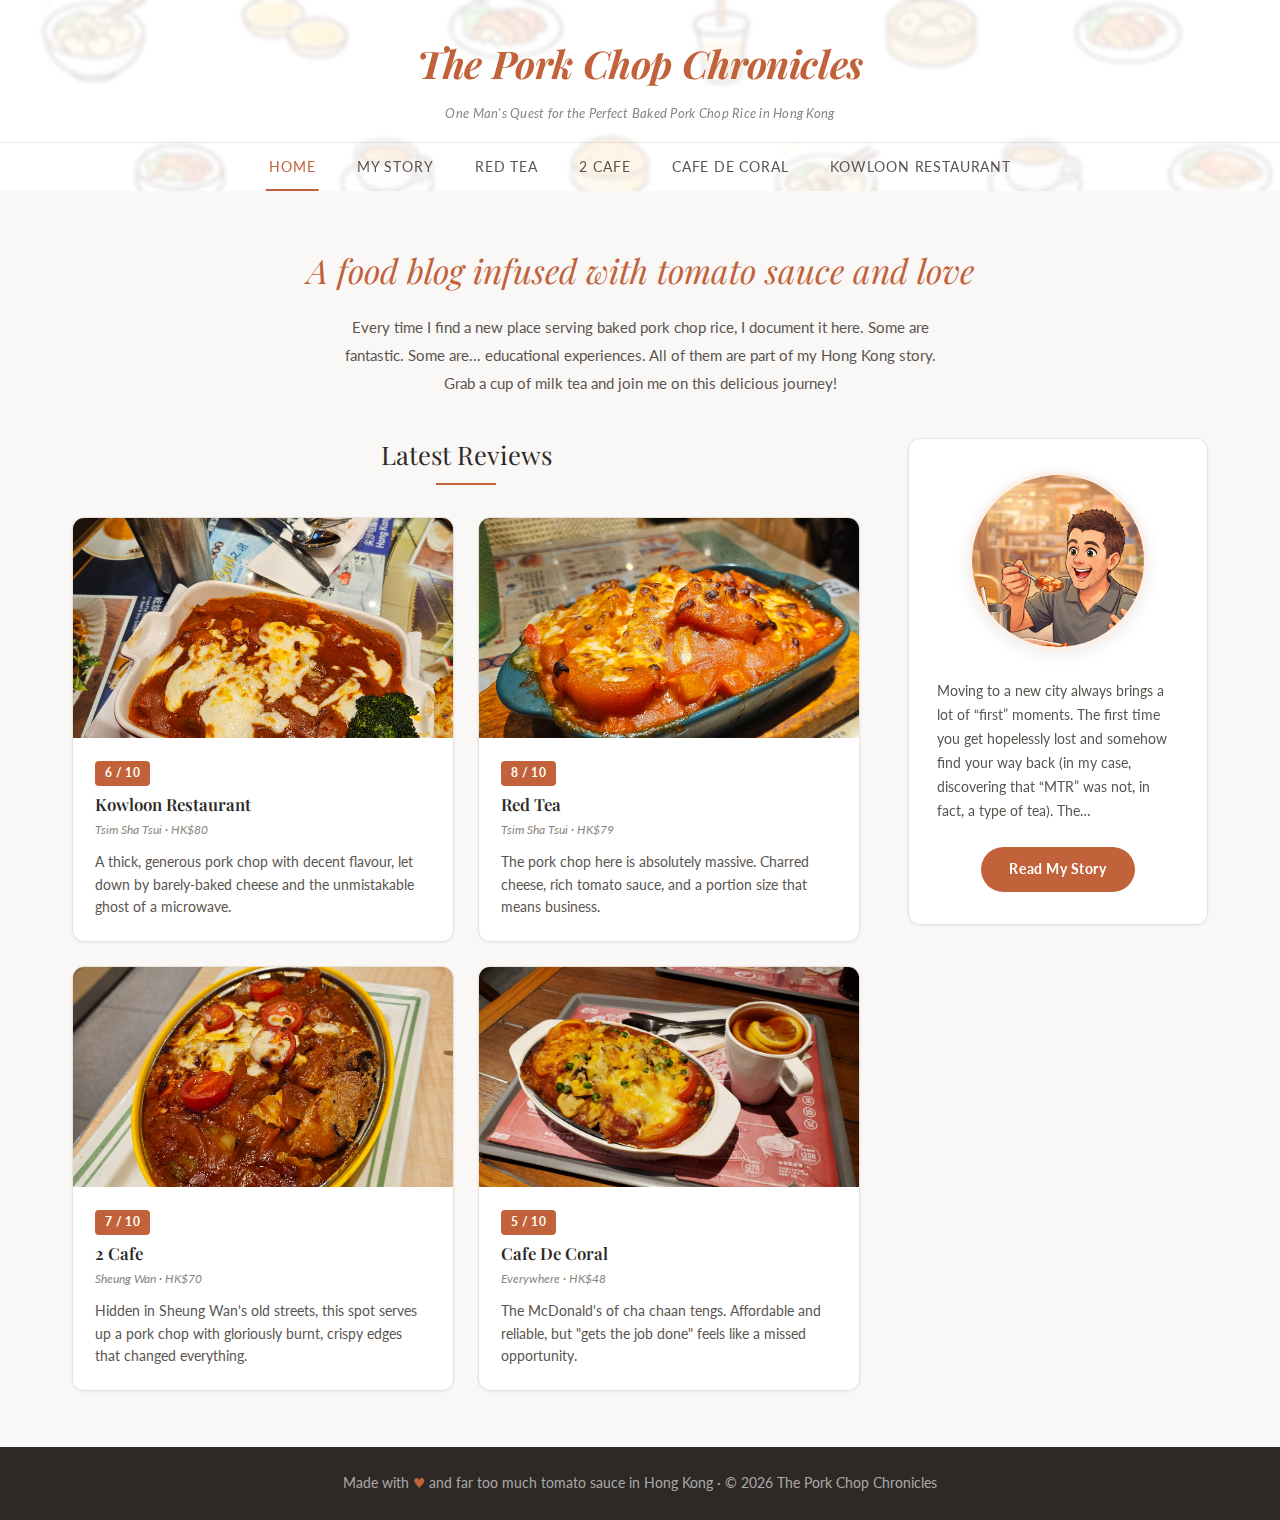
<file: index.html>
<!DOCTYPE html>
<html lang="en">
<head>
    <meta charset="UTF-8">
    <meta name="viewport" content="width=device-width, initial-scale=1.0">
    <title>The Pork Chop Chronicles | A Hong Kong Food Journey</title>
    <link rel="stylesheet" href="styles.css">
</head>
<body>
    <!-- Site Header -->
    <header class="site-header">
        <div class="header-overlay">
            <div class="header-top">
                <a href="index.html" class="site-logo">The Pork Chop Chronicles</a>
                <p class="site-tagline">One Man's Quest for the Perfect Baked Pork Chop Rice in Hong Kong</p>
            </div>
            <nav class="main-nav">
                <a href="index.html" class="active">Home</a>
                <a href="about.html">My Story</a>
                <a href="red-tea.html">Red Tea</a>
                <a href="2cafe.html">2 Cafe</a>
                <a href="cafe-de-coral.html">Cafe De Coral</a>
                <a href="kowloon-restaurant.html">Kowloon Restaurant</a>
            </nav>
        </div>
    </header>

    <!-- Hero Section -->
    <section class="hero">
        <h1>A food blog infused with tomato sauce and love</h1>
        <p>Every time I find a new place serving baked pork chop rice, I document it here. Some are fantastic. Some are... educational experiences. All of them are part of my Hong Kong story. Grab a cup of milk tea and join me on this delicious journey!</p>
    </section>

    <!-- Main Content: Reviews Grid + Author Sidebar -->
    <div class="home-content">

        <!-- Reviews Grid -->
        <section class="reviews-section">
            <h2>Latest Reviews</h2>
            <div class="reviews-grid">

                <a href="kowloon-restaurant.html" class="review-card">
                    <div class="review-card-img-wrapper">
                        <img src="images/kowloonrestaurant1.jpg" alt="Baked Pork Chop Rice at Kowloon Restaurant" class="review-card-img">
                    </div>
                    <div class="review-card-body">
                        <span class="review-card-rating">6 / 10</span>
                        <h3>Kowloon Restaurant</h3>
                        <p class="review-card-meta">Tsim Sha Tsui &middot; HK$80</p>
                        <p class="review-card-excerpt">A thick, generous pork chop with decent flavour, let down by barely-baked cheese and the unmistakable ghost of a microwave.</p>
                    </div>
                </a>

                <a href="red-tea.html" class="review-card">
                    <div class="review-card-img-wrapper">
                        <img src="images/redtea1.jpg" alt="Baked Pork Chop Rice at Red Tea" class="review-card-img">
                    </div>
                    <div class="review-card-body">
                        <span class="review-card-rating">8 / 10</span>
                        <h3>Red Tea</h3>
                        <p class="review-card-meta">Tsim Sha Tsui &middot; HK$79</p>
                        <p class="review-card-excerpt">The pork chop here is absolutely massive. Charred cheese, rich tomato sauce, and a portion size that means business.</p>
                    </div>
                </a>

                <a href="2cafe.html" class="review-card">
                    <div class="review-card-img-wrapper">
                        <img src="images/2cafe.jpg" alt="Baked Pork Chop Rice at 2 Cafe" class="review-card-img">
                    </div>
                    <div class="review-card-body">
                        <span class="review-card-rating">7 / 10</span>
                        <h3>2 Cafe</h3>
                        <p class="review-card-meta">Sheung Wan &middot; HK$70</p>
                        <p class="review-card-excerpt">Hidden in Sheung Wan's old streets, this spot serves up a pork chop with gloriously burnt, crispy edges that changed everything.</p>
                    </div>
                </a>

                <a href="cafe-de-coral.html" class="review-card">
                    <div class="review-card-img-wrapper">
                        <img src="images/cafedecoral1.jpg" alt="Baked Pork Chop Rice at Cafe De Coral" class="review-card-img">
                    </div>
                    <div class="review-card-body">
                        <span class="review-card-rating">5 / 10</span>
                        <h3>Cafe De Coral</h3>
                        <p class="review-card-meta">Everywhere &middot; HK$48</p>
                        <p class="review-card-excerpt">The McDonald's of cha chaan tengs. Affordable and reliable, but "gets the job done" feels like a missed opportunity.</p>
                    </div>
                </a>

            </div>
        </section>

        <!-- Author Sidebar -->
        <aside class="author-sidebar">
            <img src="images/cartoon.png" alt="The author of The Pork Chop Chronicles">
            <p>Moving to a new city always brings a lot of &ldquo;first&rdquo; moments. The first time you get hopelessly lost and somehow find your way back (in my case, discovering that &ldquo;MTR&rdquo; was not, in fact, a type of tea). The&hellip;</p>
            <a href="about.html" class="btn-primary">Read My Story</a>
        </aside>

    </div>

    <!-- Footer -->
    <footer>
        <p>Made with <span class="heart">&hearts;</span> and far too much tomato sauce in Hong Kong &middot; &copy; 2026 The Pork Chop Chronicles</p>
    </footer>
</body>
</html>
</file>
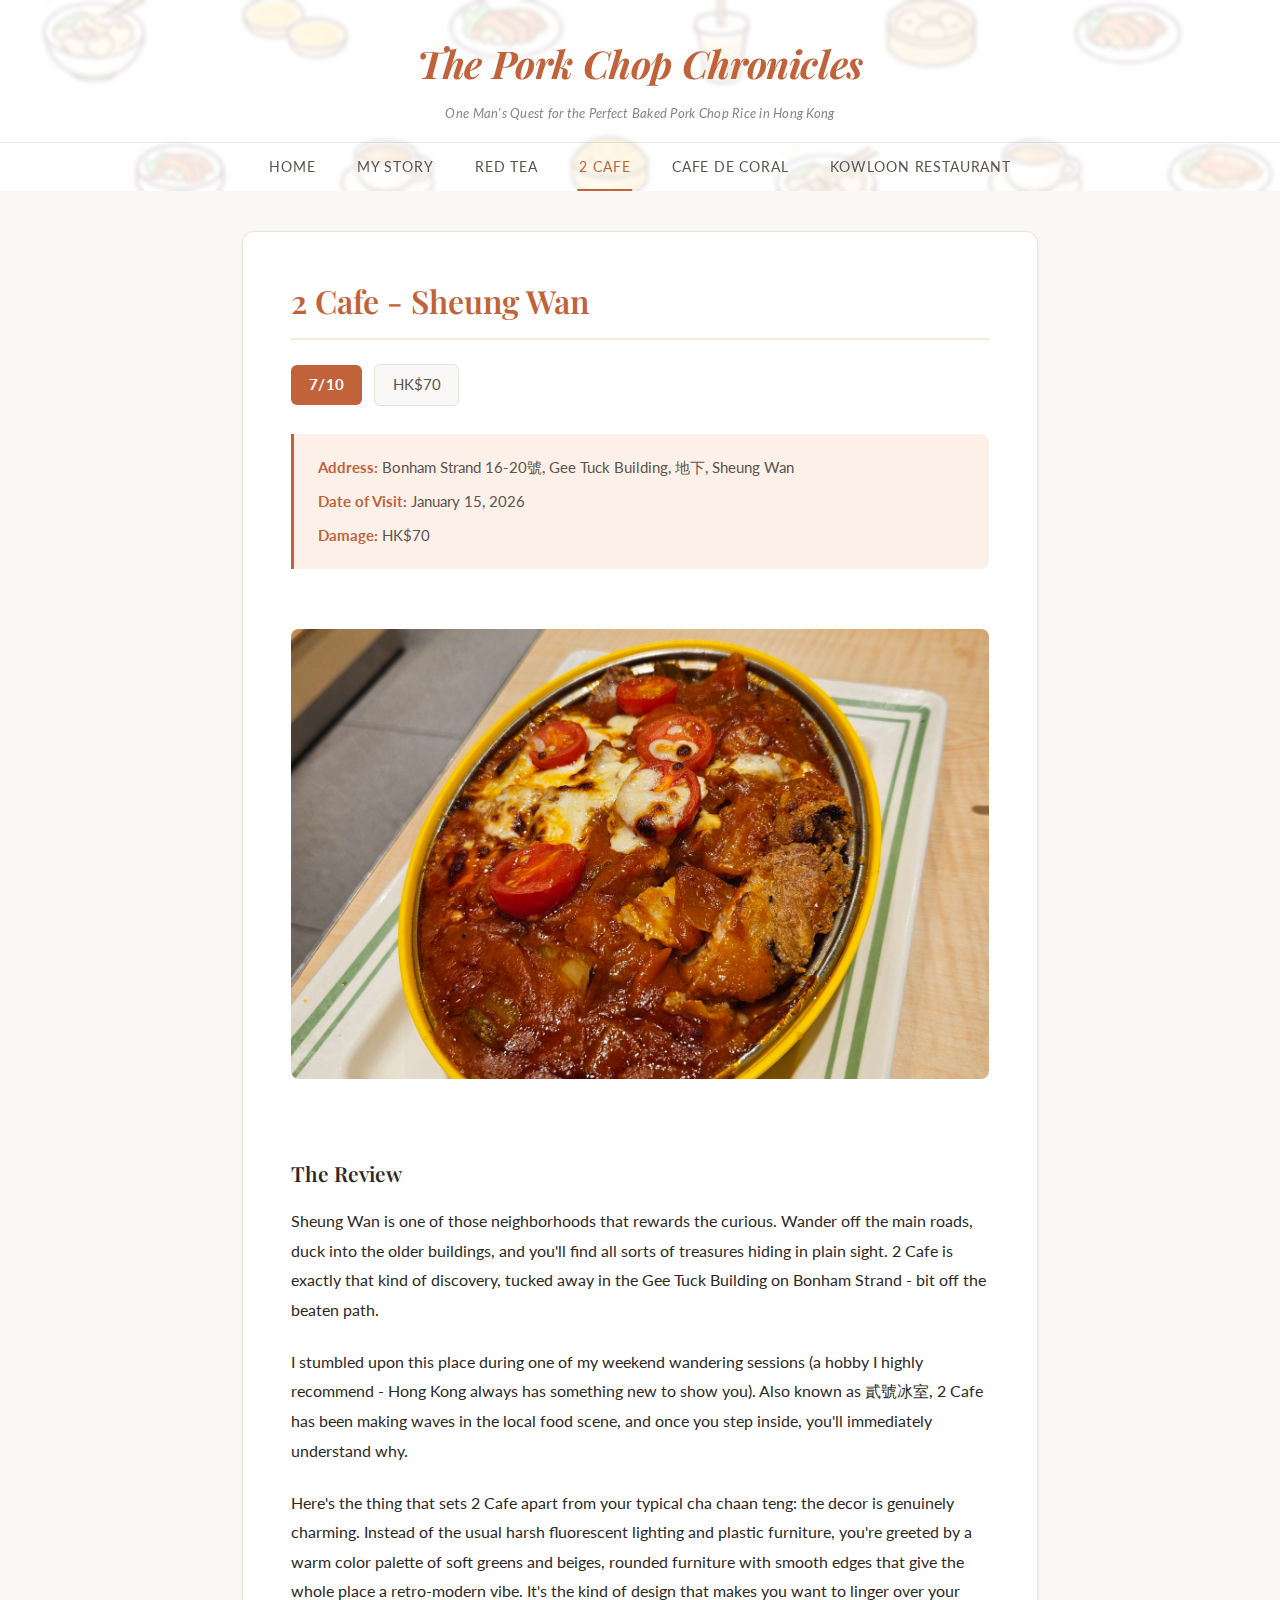
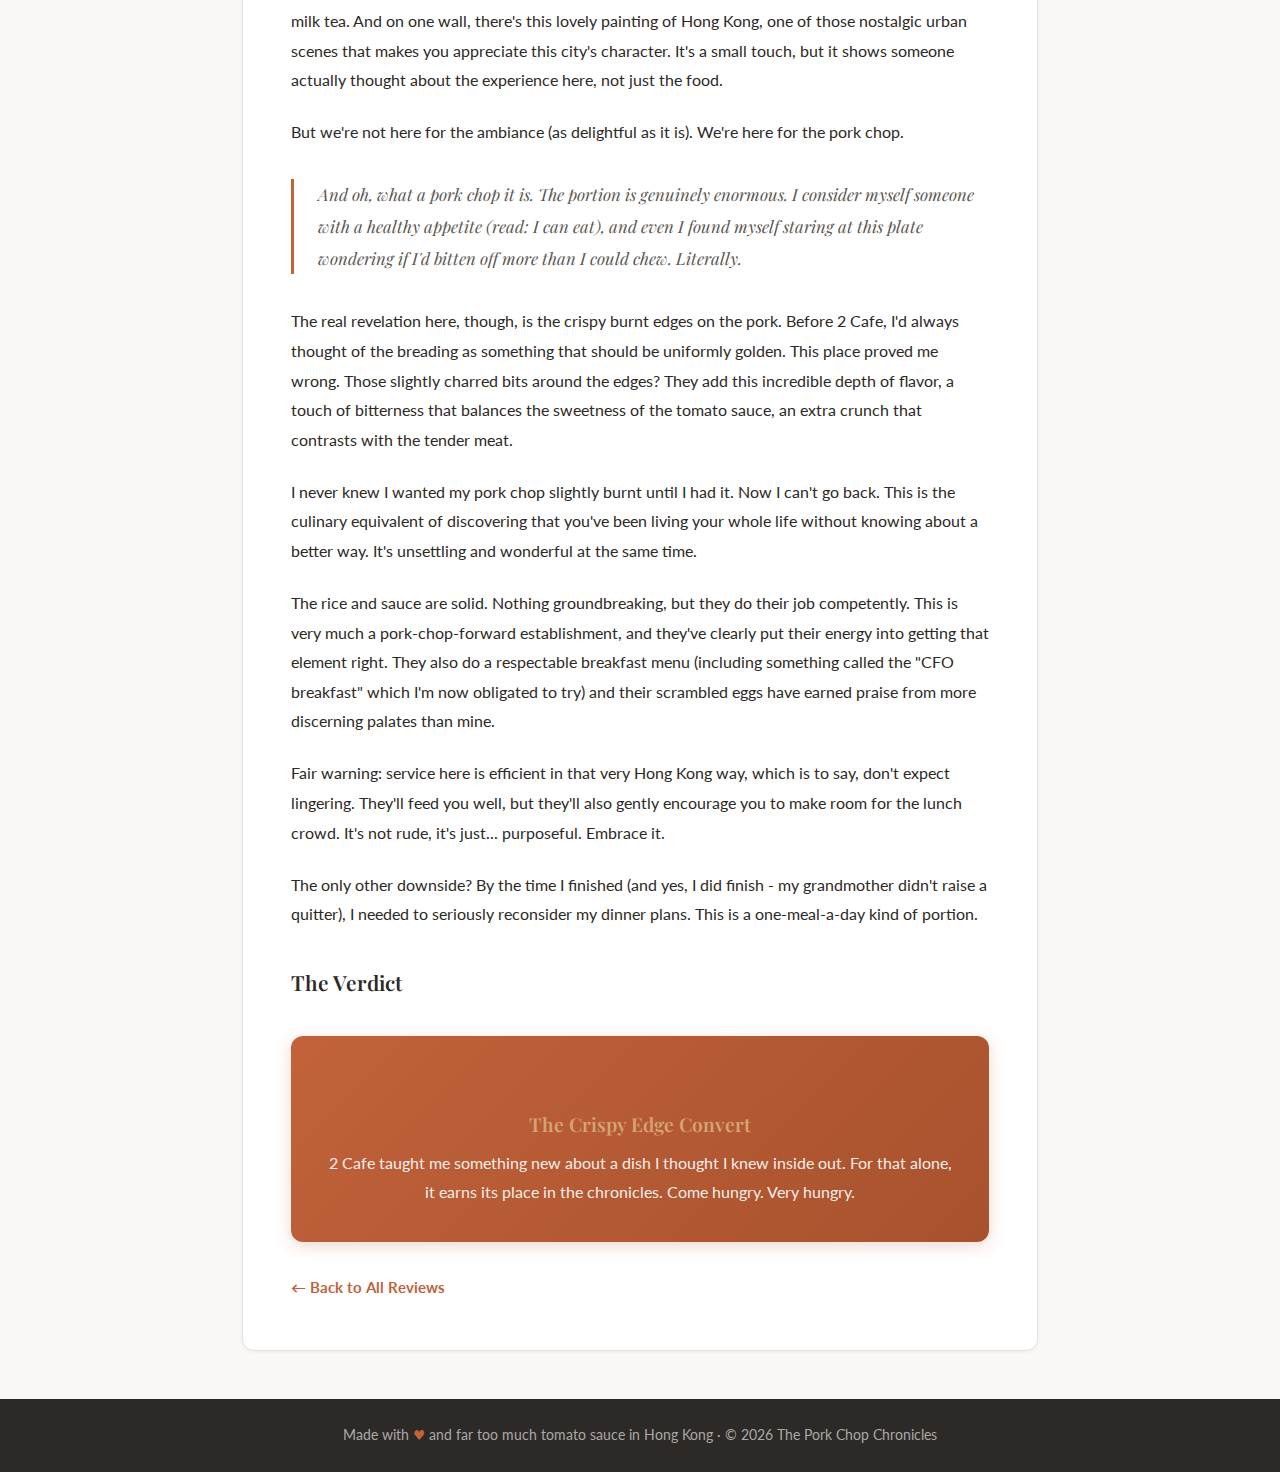
<file: 2cafe.html>
<!DOCTYPE html>
<html lang="en">
<head>
    <meta charset="UTF-8">
    <meta name="viewport" content="width=device-width, initial-scale=1.0">
    <title>2 Cafe Review | The Pork Chop Chronicles</title>
    <link rel="stylesheet" href="styles.css">
</head>
<body>
    <!-- Site Header -->
    <header class="site-header">
        <div class="header-overlay">
            <div class="header-top">
                <a href="index.html" class="site-logo">The Pork Chop Chronicles</a>
                <p class="site-tagline">One Man's Quest for the Perfect Baked Pork Chop Rice in Hong Kong</p>
            </div>
            <nav class="main-nav">
                <a href="index.html">Home</a>
                <a href="about.html">My Story</a>
                <a href="red-tea.html">Red Tea</a>
                <a href="2cafe.html" class="active">2 Cafe</a>
                <a href="cafe-de-coral.html">Cafe De Coral</a>
                <a href="kowloon-restaurant.html">Kowloon Restaurant</a>
            </nav>
        </div>
    </header>

    <div class="page-content">
        <article>
            <h2>2 Cafe - Sheung Wan</h2>

            <div class="rating">
                <span class="score">7/10</span>
                <span class="price-tag">HK$70</span>
            </div>

            <div class="info-box">
                <p><strong>Address:</strong> Bonham Strand 16-20號, Gee Tuck Building, 地下, Sheung Wan</p>
                <p><strong>Date of Visit:</strong> January 15, 2026</p>
                <p><strong>Damage:</strong> HK$70</p>
            </div>

            <img src="images/2cafe.jpg" alt="2 Cafe Baked Pork Chop Rice" class="single-photo">

            <h3>The Review</h3>

            <p>Sheung Wan is one of those neighborhoods that rewards the curious. Wander off the main roads, duck into the older buildings, and you'll find all sorts of treasures hiding in plain sight. 2 Cafe is exactly that kind of discovery, tucked away in the Gee Tuck Building on Bonham Strand - bit off the beaten path.</p>

            <p>I stumbled upon this place during one of my weekend wandering sessions (a hobby I highly recommend - Hong Kong always has something new to show you). Also known as 貳號冰室, 2 Cafe has been making waves in the local food scene, and once you step inside, you'll immediately understand why.</p>

            <p>Here's the thing that sets 2 Cafe apart from your typical cha chaan teng: the decor is genuinely charming. Instead of the usual harsh fluorescent lighting and plastic furniture, you're greeted by a warm color palette of soft greens and beiges, rounded furniture with smooth edges that give the whole place a retro-modern vibe. It's the kind of design that makes you want to linger over your milk tea. And on one wall, there's this lovely painting of Hong Kong, one of those nostalgic urban scenes that makes you appreciate this city's character. It's a small touch, but it shows someone actually thought about the experience here, not just the food.</p>

            <p>But we're not here for the ambiance (as delightful as it is). We're here for the pork chop.</p>

            <p class="intro-highlight">And oh, what a pork chop it is. The portion is genuinely enormous. I consider myself someone with a healthy appetite (read: I can eat), and even I found myself staring at this plate wondering if I'd bitten off more than I could chew. Literally.</p>

            <p>The real revelation here, though, is the crispy burnt edges on the pork. Before 2 Cafe, I'd always thought of the breading as something that should be uniformly golden. This place proved me wrong. Those slightly charred bits around the edges? They add this incredible depth of flavor, a touch of bitterness that balances the sweetness of the tomato sauce, an extra crunch that contrasts with the tender meat.</p>

            <p>I never knew I wanted my pork chop slightly burnt until I had it. Now I can't go back. This is the culinary equivalent of discovering that you've been living your whole life without knowing about a better way. It's unsettling and wonderful at the same time.</p>

            <p>The rice and sauce are solid. Nothing groundbreaking, but they do their job competently. This is very much a pork-chop-forward establishment, and they've clearly put their energy into getting that element right. They also do a respectable breakfast menu (including something called the "CFO breakfast" which I'm now obligated to try) and their scrambled eggs have earned praise from more discerning palates than mine.</p>

            <p>Fair warning: service here is efficient in that very Hong Kong way, which is to say, don't expect lingering. They'll feed you well, but they'll also gently encourage you to make room for the lunch crowd. It's not rude, it's just... purposeful. Embrace it.</p>

            <p>The only other downside? By the time I finished (and yes, I did finish - my grandmother didn't raise a quitter), I needed to seriously reconsider my dinner plans. This is a one-meal-a-day kind of portion.</p>

            <h3>The Verdict</h3>

            <div class="verdict">
                <h3>The Crispy Edge Convert</h3>
                <p>2 Cafe taught me something new about a dish I thought I knew inside out. For that alone, it earns its place in the chronicles. Come hungry. Very hungry.</p>
            </div>

            <a href="index.html" class="back-link">&larr; Back to All Reviews</a>
        </article>
    </div>

    <footer>
        <p>Made with <span class="heart">&hearts;</span> and far too much tomato sauce in Hong Kong &middot; &copy; 2026 The Pork Chop Chronicles</p>
    </footer>
</body>
</html>
</file>
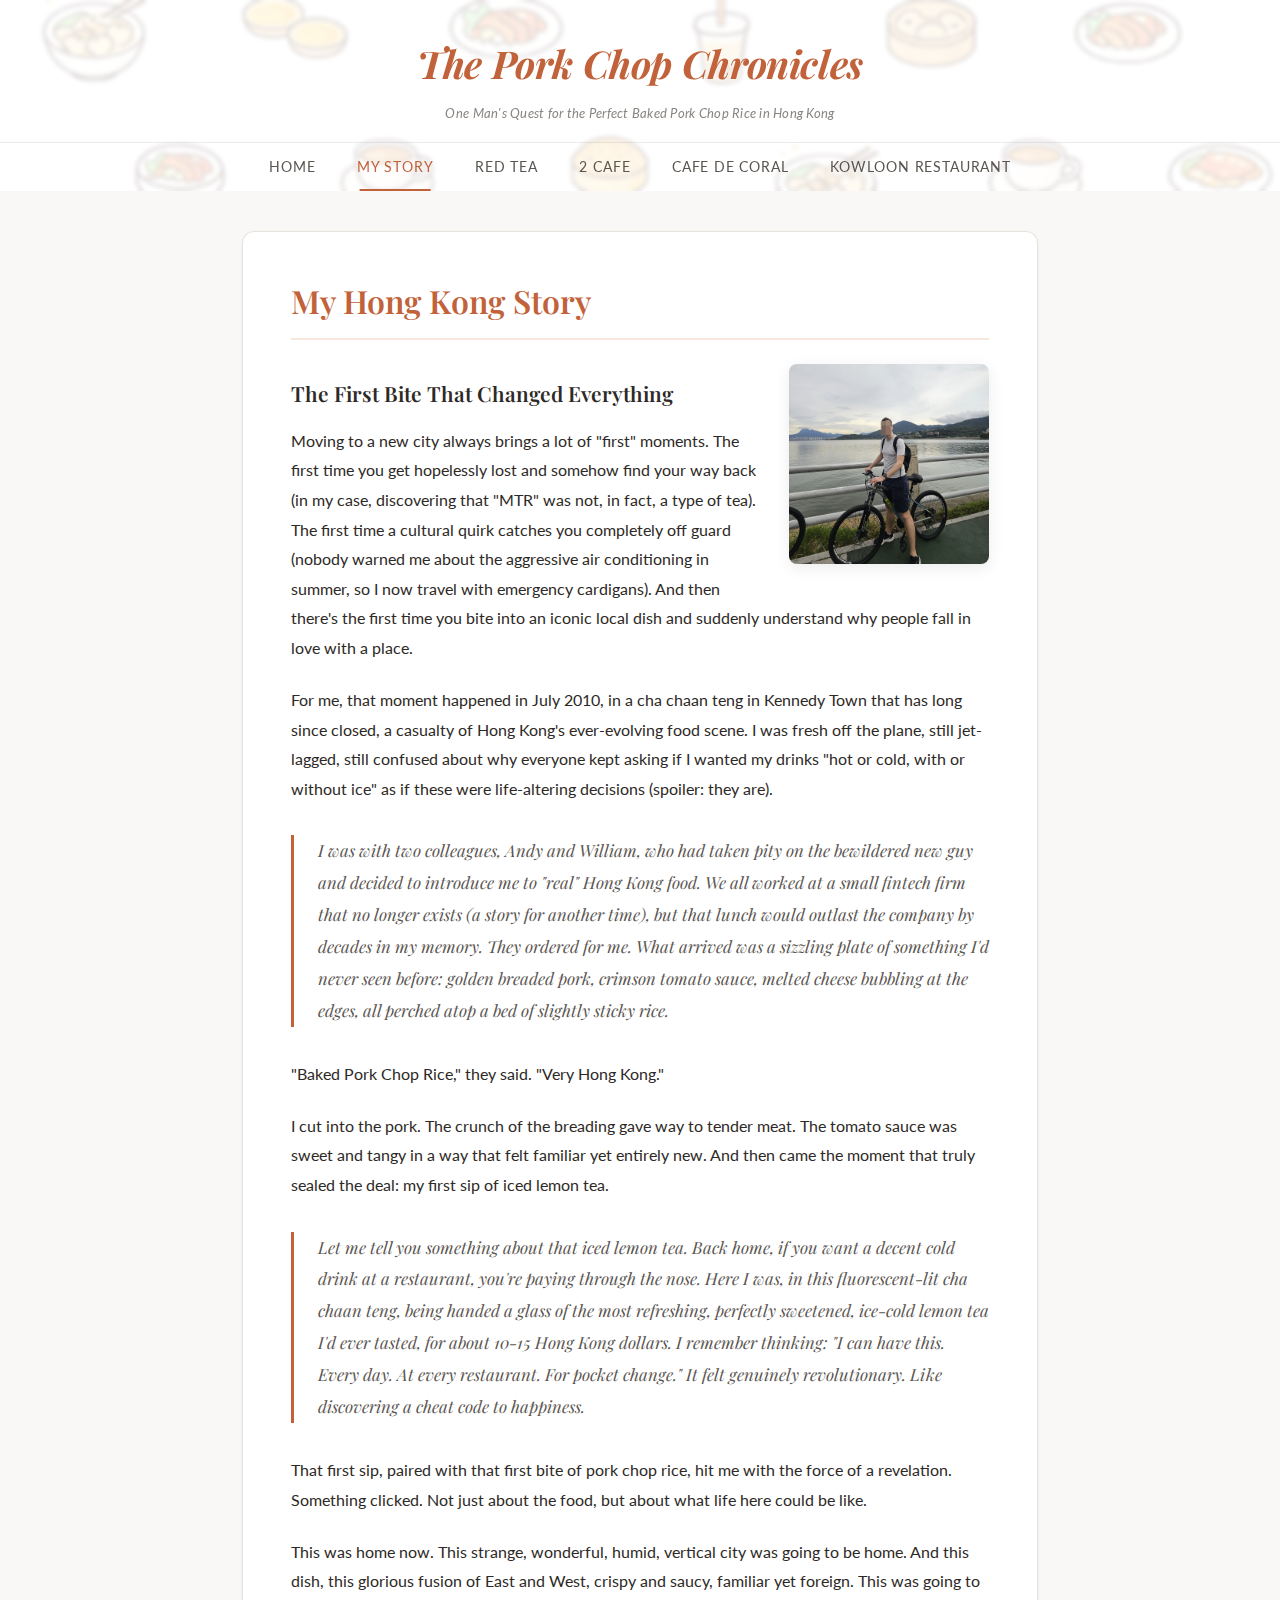
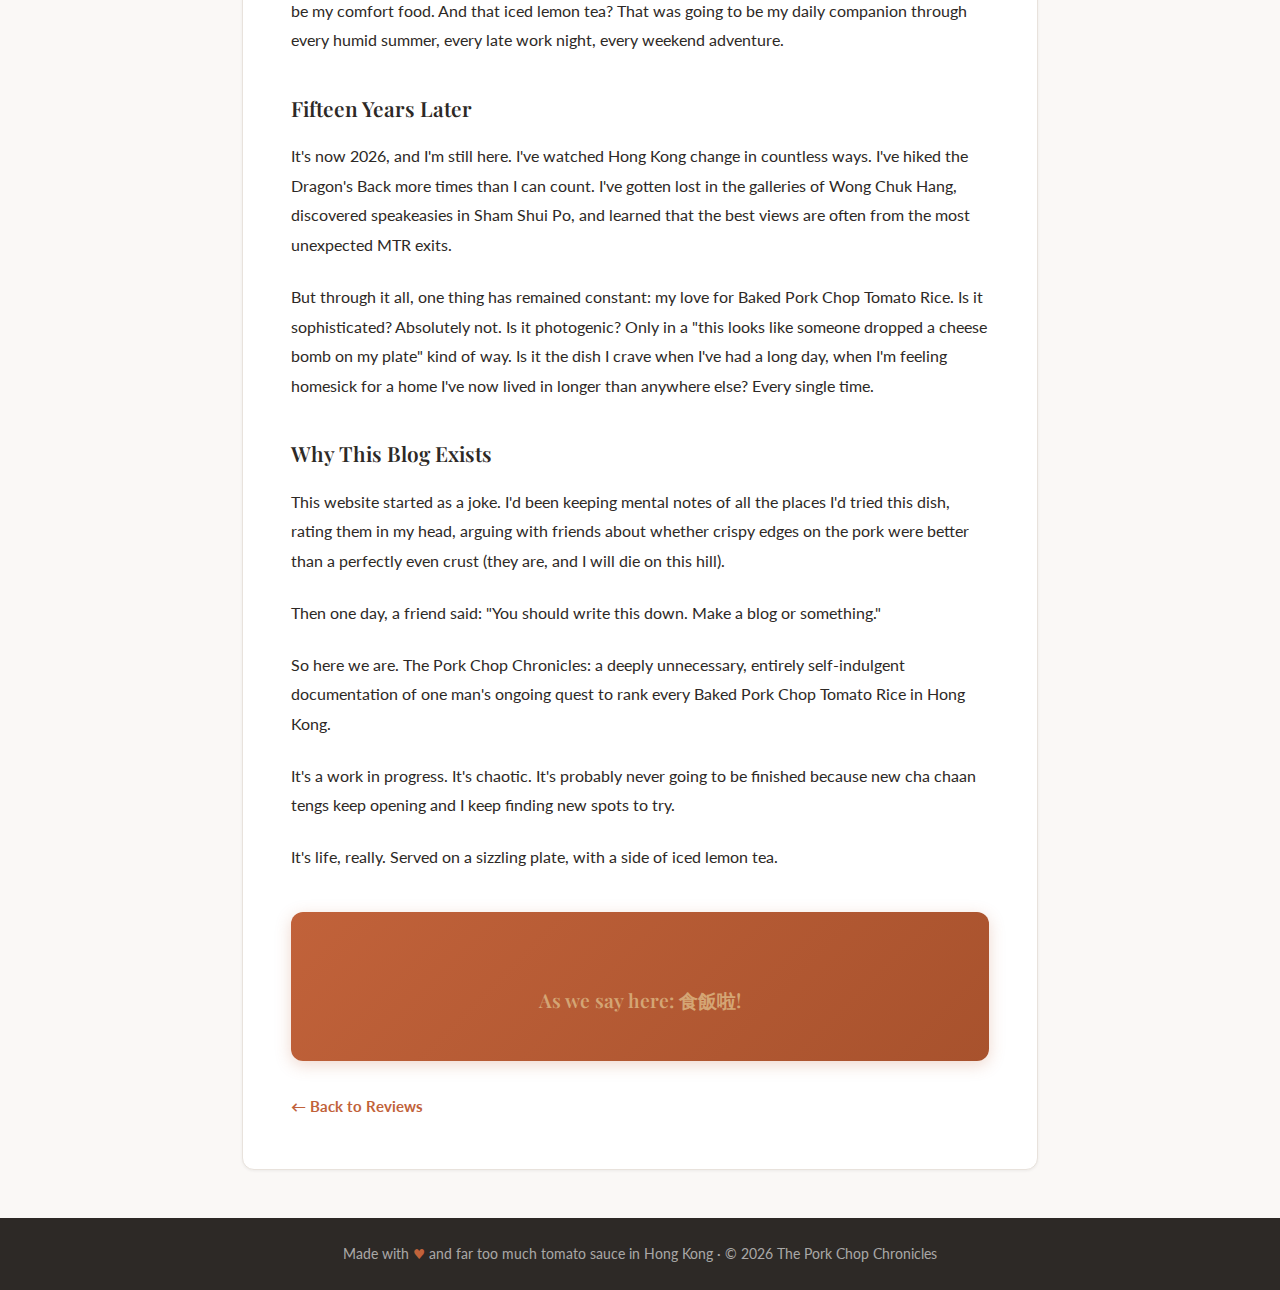
<file: about.html>
<!DOCTYPE html>
<html lang="en">
<head>
    <meta charset="UTF-8">
    <meta name="viewport" content="width=device-width, initial-scale=1.0">
    <title>My Hong Kong Story | The Pork Chop Chronicles</title>
    <link rel="stylesheet" href="styles.css">
</head>
<body>
    <!-- Site Header -->
    <header class="site-header">
        <div class="header-overlay">
            <div class="header-top">
                <a href="index.html" class="site-logo">The Pork Chop Chronicles</a>
                <p class="site-tagline">One Man's Quest for the Perfect Baked Pork Chop Rice in Hong Kong</p>
            </div>
            <nav class="main-nav">
                <a href="index.html">Home</a>
                <a href="about.html" class="active">My Story</a>
                <a href="red-tea.html">Red Tea</a>
                <a href="2cafe.html">2 Cafe</a>
                <a href="cafe-de-coral.html">Cafe De Coral</a>
                <a href="kowloon-restaurant.html">Kowloon Restaurant</a>
            </nav>
        </div>
    </header>

    <div class="page-content">
        <article>
            <h2>My Hong Kong Story</h2>

            <img src="images/portrait.png" alt="Portrait" class="author-portrait">

            <h3>The First Bite That Changed Everything</h3>

            <p>Moving to a new city always brings a lot of "first" moments. The first time you get hopelessly lost and somehow find your way back (in my case, discovering that "MTR" was not, in fact, a type of tea). The first time a cultural quirk catches you completely off guard (nobody warned me about the aggressive air conditioning in summer, so I now travel with emergency cardigans). And then there's the first time you bite into an iconic local dish and suddenly understand why people fall in love with a place.</p>

            <p>For me, that moment happened in July 2010, in a cha chaan teng in Kennedy Town that has long since closed, a casualty of Hong Kong's ever-evolving food scene. I was fresh off the plane, still jet-lagged, still confused about why everyone kept asking if I wanted my drinks "hot or cold, with or without ice" as if these were life-altering decisions (spoiler: they are).</p>

            <p class="intro-highlight">I was with two colleagues, Andy and William, who had taken pity on the bewildered new guy and decided to introduce me to "real" Hong Kong food. We all worked at a small fintech firm that no longer exists (a story for another time), but that lunch would outlast the company by decades in my memory. They ordered for me. What arrived was a sizzling plate of something I'd never seen before: golden breaded pork, crimson tomato sauce, melted cheese bubbling at the edges, all perched atop a bed of slightly sticky rice.</p>

            <p>"Baked Pork Chop Rice," they said. "Very Hong Kong."</p>

            <p>I cut into the pork. The crunch of the breading gave way to tender meat. The tomato sauce was sweet and tangy in a way that felt familiar yet entirely new. And then came the moment that truly sealed the deal: my first sip of iced lemon tea.</p>

            <p class="intro-highlight">Let me tell you something about that iced lemon tea. Back home, if you want a decent cold drink at a restaurant, you're paying through the nose. Here I was, in this fluorescent-lit cha chaan teng, being handed a glass of the most refreshing, perfectly sweetened, ice-cold lemon tea I'd ever tasted, for about 10-15 Hong Kong dollars. I remember thinking: "I can have this. Every day. At every restaurant. For pocket change." It felt genuinely revolutionary. Like discovering a cheat code to happiness.</p>

            <p>That first sip, paired with that first bite of pork chop rice, hit me with the force of a revelation. Something clicked. Not just about the food, but about what life here could be like.</p>

            <p>This was home now. This strange, wonderful, humid, vertical city was going to be home. And this dish, this glorious fusion of East and West, crispy and saucy, familiar yet foreign. This was going to be my comfort food. And that iced lemon tea? That was going to be my daily companion through every humid summer, every late work night, every weekend adventure.</p>

            <h3>Fifteen Years Later</h3>

            <p>It's now 2026, and I'm still here. I've watched Hong Kong change in countless ways. I've hiked the Dragon's Back more times than I can count. I've gotten lost in the galleries of Wong Chuk Hang, discovered speakeasies in Sham Shui Po, and learned that the best views are often from the most unexpected MTR exits.</p>

            <p>But through it all, one thing has remained constant: my love for Baked Pork Chop Tomato Rice. Is it sophisticated? Absolutely not. Is it photogenic? Only in a "this looks like someone dropped a cheese bomb on my plate" kind of way. Is it the dish I crave when I've had a long day, when I'm feeling homesick for a home I've now lived in longer than anywhere else? Every single time.</p>

            <h3>Why This Blog Exists</h3>

            <p>This website started as a joke. I'd been keeping mental notes of all the places I'd tried this dish, rating them in my head, arguing with friends about whether crispy edges on the pork were better than a perfectly even crust (they are, and I will die on this hill).</p>

            <p>Then one day, a friend said: "You should write this down. Make a blog or something."</p>

            <p>So here we are. The Pork Chop Chronicles: a deeply unnecessary, entirely self-indulgent documentation of one man's ongoing quest to rank every Baked Pork Chop Tomato Rice in Hong Kong.</p>

            <p>It's a work in progress. It's chaotic. It's probably never going to be finished because new cha chaan tengs keep opening and I keep finding new spots to try.</p>

            <p>It's life, really. Served on a sizzling plate, with a side of iced lemon tea.</p>

            <div class="verdict">
                <h3>As we say here: &#39135;&#39151;&#21862;!</h3>
            </div>

            <a href="index.html" class="back-link">&larr; Back to Reviews</a>
        </article>
    </div>

    <footer>
        <p>Made with <span class="heart">&hearts;</span> and far too much tomato sauce in Hong Kong &middot; &copy; 2026 The Pork Chop Chronicles</p>
    </footer>
</body>
</html>
</file>
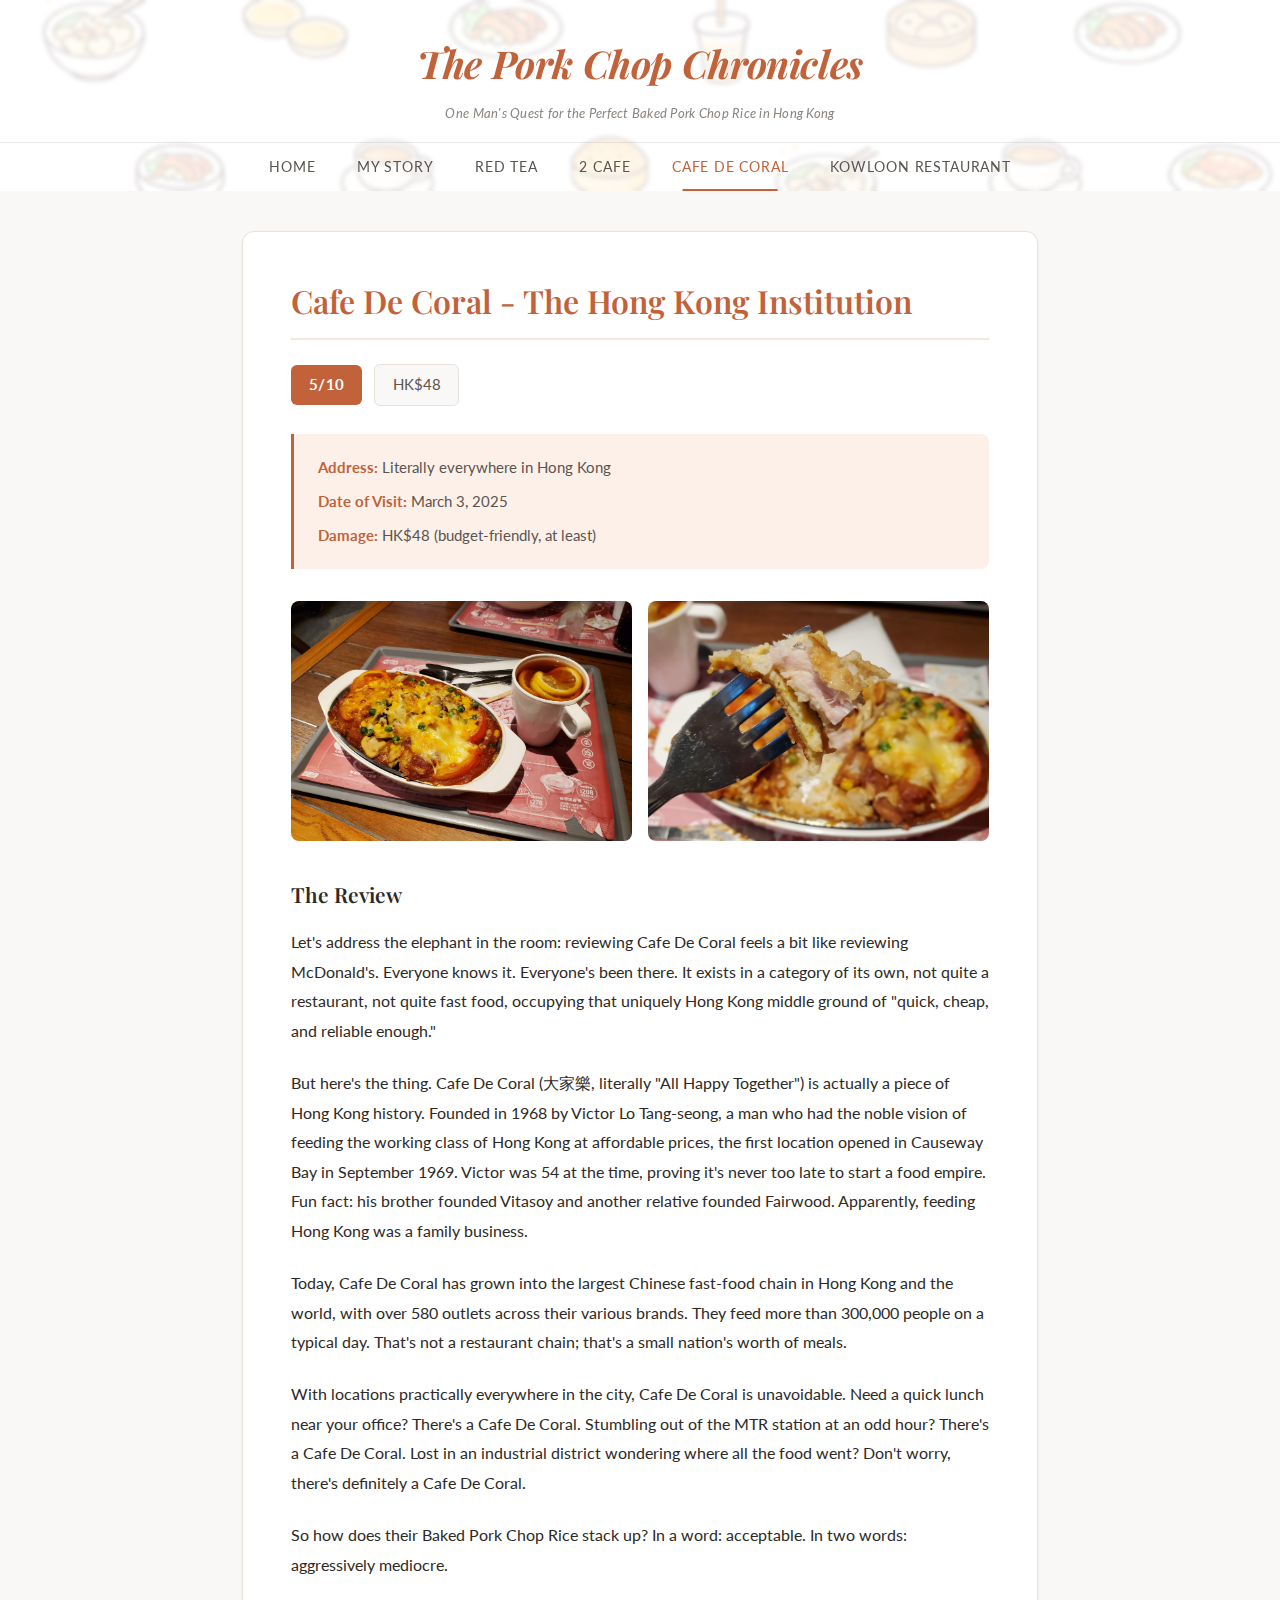
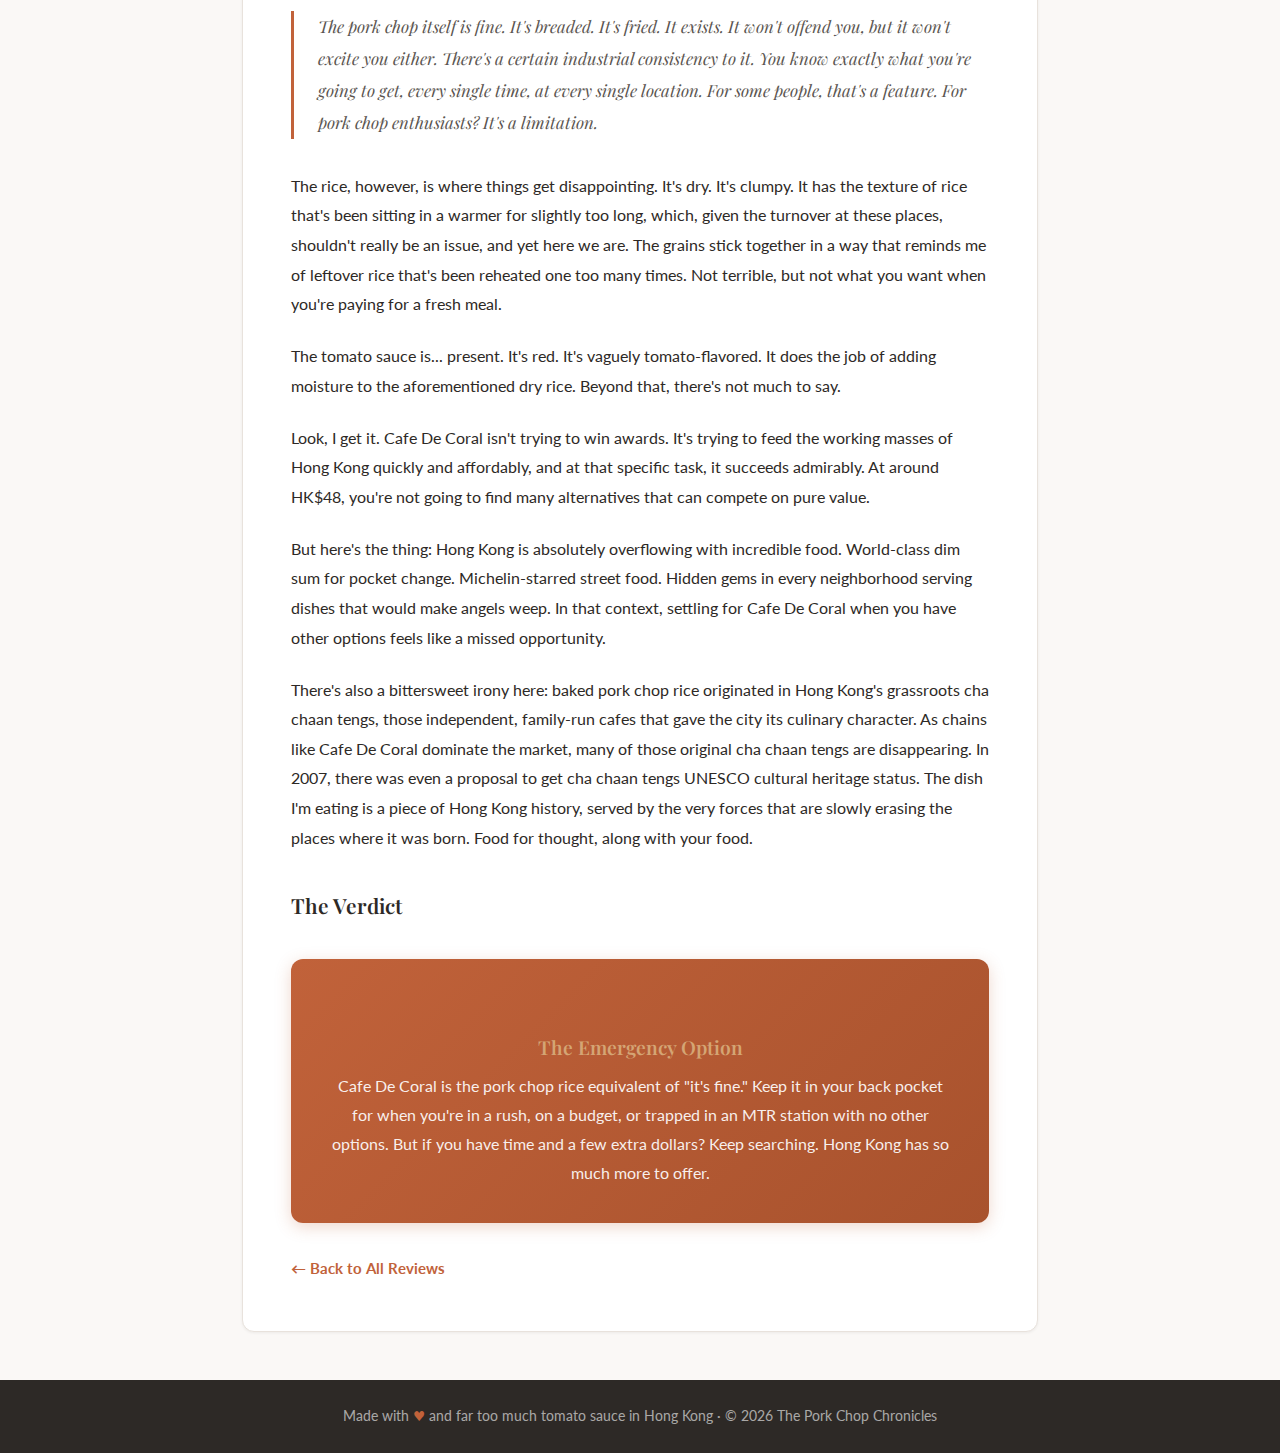
<file: cafe-de-coral.html>
<!DOCTYPE html>
<html lang="en">
<head>
    <meta charset="UTF-8">
    <meta name="viewport" content="width=device-width, initial-scale=1.0">
    <title>Cafe De Coral Review | The Pork Chop Chronicles</title>
    <link rel="stylesheet" href="styles.css">
</head>
<body>
    <!-- Site Header -->
    <header class="site-header">
        <div class="header-overlay">
            <div class="header-top">
                <a href="index.html" class="site-logo">The Pork Chop Chronicles</a>
                <p class="site-tagline">One Man's Quest for the Perfect Baked Pork Chop Rice in Hong Kong</p>
            </div>
            <nav class="main-nav">
                <a href="index.html">Home</a>
                <a href="about.html">My Story</a>
                <a href="red-tea.html">Red Tea</a>
                <a href="2cafe.html">2 Cafe</a>
                <a href="cafe-de-coral.html" class="active">Cafe De Coral</a>
                <a href="kowloon-restaurant.html">Kowloon Restaurant</a>
            </nav>
        </div>
    </header>

    <div class="page-content">
        <article>
            <h2>Cafe De Coral - The Hong Kong Institution</h2>

            <div class="rating">
                <span class="score">5/10</span>
                <span class="price-tag">HK$48</span>
            </div>

            <div class="info-box">
                <p><strong>Address:</strong> Literally everywhere in Hong Kong</p>
                <p><strong>Date of Visit:</strong> March 3, 2025</p>
                <p><strong>Damage:</strong> HK$48 (budget-friendly, at least)</p>
            </div>

            <div class="photo-gallery">
                <img src="images/cafedecoral1.jpg" alt="Cafe De Coral Baked Pork Chop Rice - full plate">
                <img src="images/cafedecoral2.jpg" alt="Cafe De Coral Baked Pork Chop Rice - close up">
            </div>

            <h3>The Review</h3>

            <p>Let's address the elephant in the room: reviewing Cafe De Coral feels a bit like reviewing McDonald's. Everyone knows it. Everyone's been there. It exists in a category of its own, not quite a restaurant, not quite fast food, occupying that uniquely Hong Kong middle ground of "quick, cheap, and reliable enough."</p>

            <p>But here's the thing. Cafe De Coral (大家樂, literally "All Happy Together") is actually a piece of Hong Kong history. Founded in 1968 by Victor Lo Tang-seong, a man who had the noble vision of feeding the working class of Hong Kong at affordable prices, the first location opened in Causeway Bay in September 1969. Victor was 54 at the time, proving it's never too late to start a food empire. Fun fact: his brother founded Vitasoy and another relative founded Fairwood. Apparently, feeding Hong Kong was a family business.</p>

            <p>Today, Cafe De Coral has grown into the largest Chinese fast-food chain in Hong Kong and the world, with over 580 outlets across their various brands. They feed more than 300,000 people on a typical day. That's not a restaurant chain; that's a small nation's worth of meals.</p>

            <p>With locations practically everywhere in the city, Cafe De Coral is unavoidable. Need a quick lunch near your office? There's a Cafe De Coral. Stumbling out of the MTR station at an odd hour? There's a Cafe De Coral. Lost in an industrial district wondering where all the food went? Don't worry, there's definitely a Cafe De Coral.</p>

            <p>So how does their Baked Pork Chop Rice stack up? In a word: acceptable. In two words: aggressively mediocre.</p>

            <p class="intro-highlight">The pork chop itself is fine. It's breaded. It's fried. It exists. It won't offend you, but it won't excite you either. There's a certain industrial consistency to it. You know exactly what you're going to get, every single time, at every single location. For some people, that's a feature. For pork chop enthusiasts? It's a limitation.</p>

            <p>The rice, however, is where things get disappointing. It's dry. It's clumpy. It has the texture of rice that's been sitting in a warmer for slightly too long, which, given the turnover at these places, shouldn't really be an issue, and yet here we are. The grains stick together in a way that reminds me of leftover rice that's been reheated one too many times. Not terrible, but not what you want when you're paying for a fresh meal.</p>

            <p>The tomato sauce is... present. It's red. It's vaguely tomato-flavored. It does the job of adding moisture to the aforementioned dry rice. Beyond that, there's not much to say.</p>

            <p>Look, I get it. Cafe De Coral isn't trying to win awards. It's trying to feed the working masses of Hong Kong quickly and affordably, and at that specific task, it succeeds admirably. At around HK$48, you're not going to find many alternatives that can compete on pure value.</p>

            <p>But here's the thing: Hong Kong is absolutely overflowing with incredible food. World-class dim sum for pocket change. Michelin-starred street food. Hidden gems in every neighborhood serving dishes that would make angels weep. In that context, settling for Cafe De Coral when you have other options feels like a missed opportunity.</p>

            <p>There's also a bittersweet irony here: baked pork chop rice originated in Hong Kong's grassroots cha chaan tengs, those independent, family-run cafes that gave the city its culinary character. As chains like Cafe De Coral dominate the market, many of those original cha chaan tengs are disappearing. In 2007, there was even a proposal to get cha chaan tengs UNESCO cultural heritage status. The dish I'm eating is a piece of Hong Kong history, served by the very forces that are slowly erasing the places where it was born. Food for thought, along with your food.</p>

            <h3>The Verdict</h3>

            <div class="verdict">
                <h3>The Emergency Option</h3>
                <p>Cafe De Coral is the pork chop rice equivalent of "it's fine." Keep it in your back pocket for when you're in a rush, on a budget, or trapped in an MTR station with no other options. But if you have time and a few extra dollars? Keep searching. Hong Kong has so much more to offer.</p>
            </div>

            <a href="index.html" class="back-link">&larr; Back to All Reviews</a>
        </article>
    </div>

    <footer>
        <p>Made with <span class="heart">&hearts;</span> and far too much tomato sauce in Hong Kong &middot; &copy; 2026 The Pork Chop Chronicles</p>
    </footer>
</body>
</html>
</file>
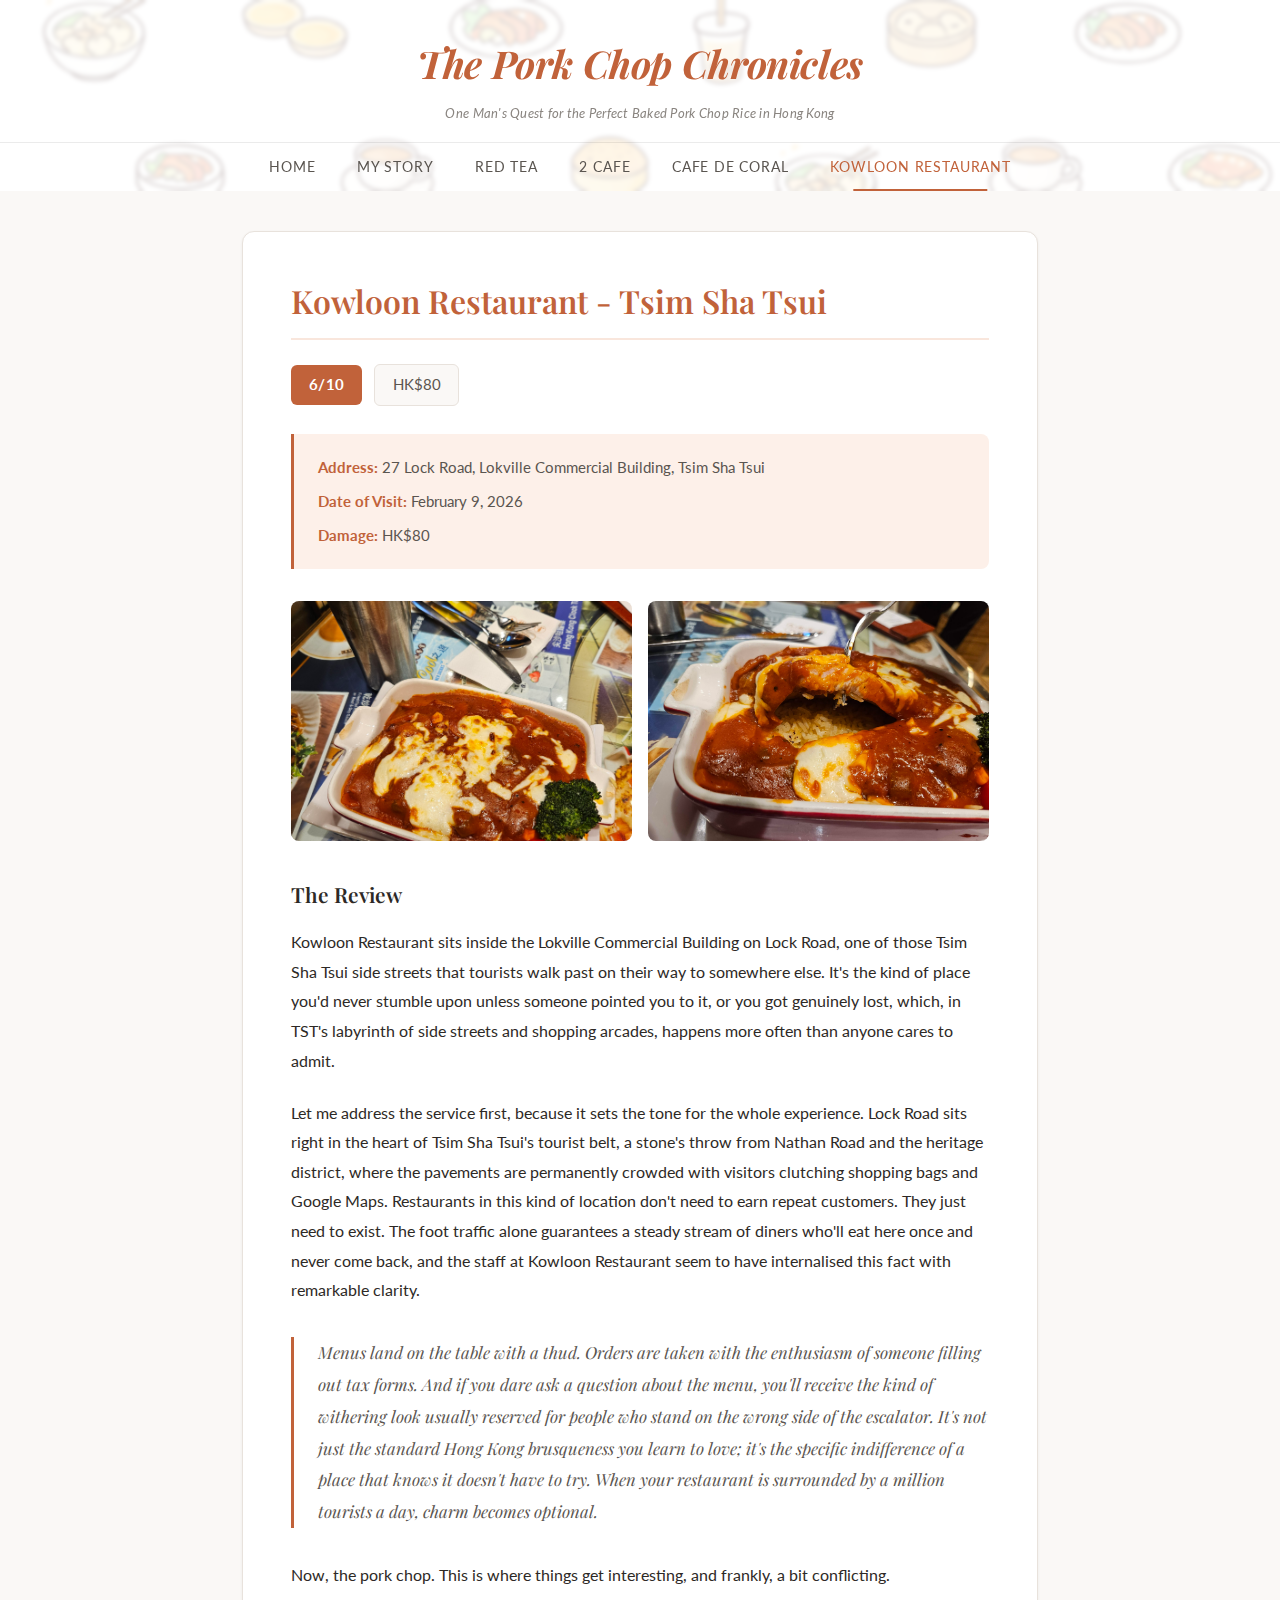
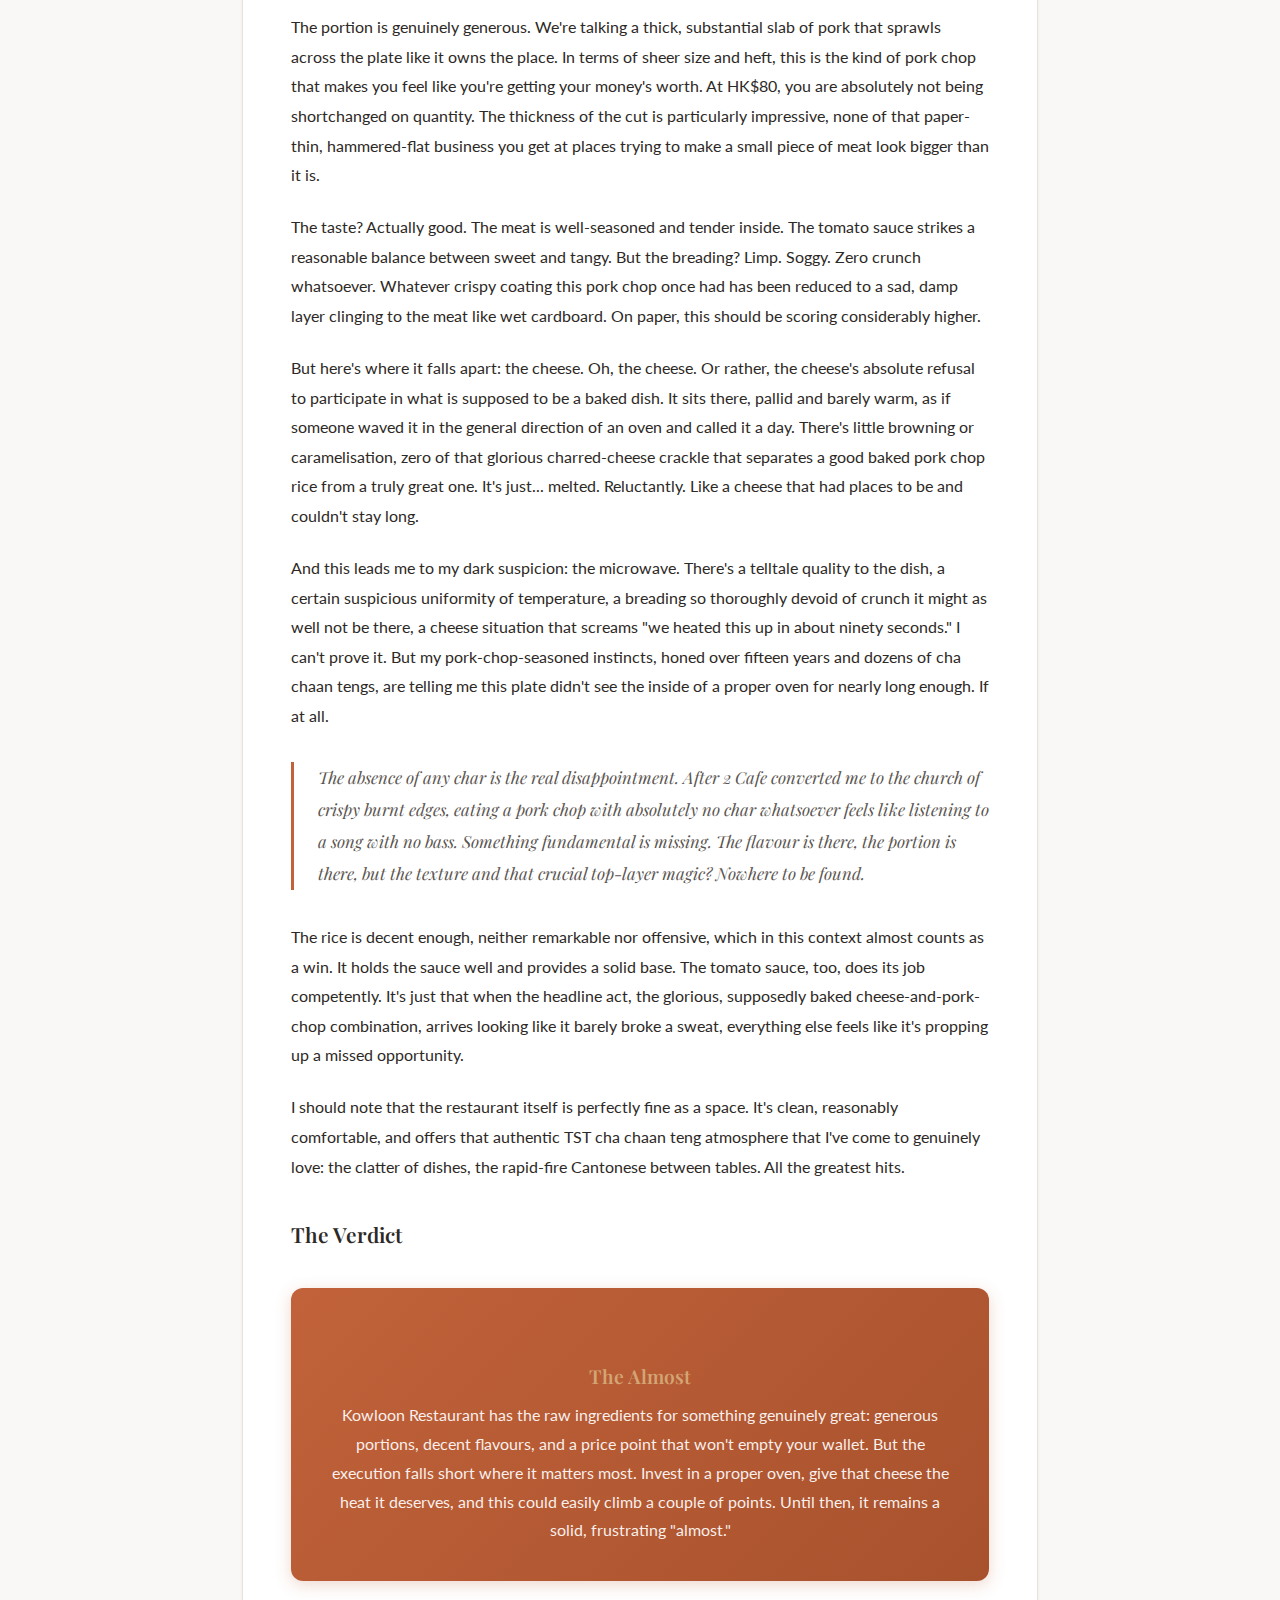
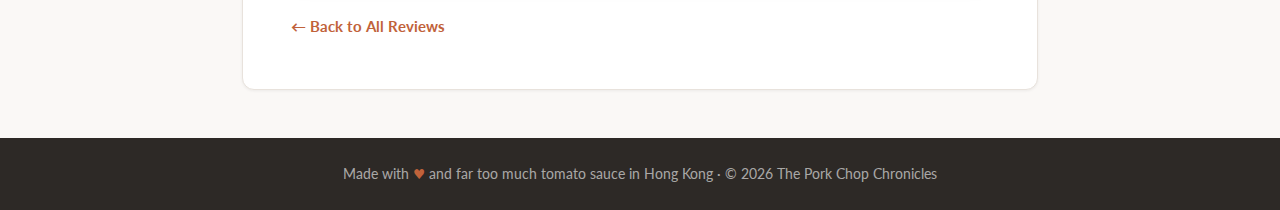
<file: kowloon-restaurant.html>
<!DOCTYPE html>
<html lang="en">
<head>
    <meta charset="UTF-8">
    <meta name="viewport" content="width=device-width, initial-scale=1.0">
    <title>Kowloon Restaurant Review | The Pork Chop Chronicles</title>
    <link rel="stylesheet" href="styles.css">
</head>
<body>
    <!-- Site Header -->
    <header class="site-header">
        <div class="header-overlay">
            <div class="header-top">
                <a href="index.html" class="site-logo">The Pork Chop Chronicles</a>
                <p class="site-tagline">One Man's Quest for the Perfect Baked Pork Chop Rice in Hong Kong</p>
            </div>
            <nav class="main-nav">
                <a href="index.html">Home</a>
                <a href="about.html">My Story</a>
                <a href="red-tea.html">Red Tea</a>
                <a href="2cafe.html">2 Cafe</a>
                <a href="cafe-de-coral.html">Cafe De Coral</a>
                <a href="kowloon-restaurant.html" class="active">Kowloon Restaurant</a>
            </nav>
        </div>
    </header>

    <div class="page-content">
        <article>
            <h2>Kowloon Restaurant - Tsim Sha Tsui</h2>

            <div class="rating">
                <span class="score">6/10</span>
                <span class="price-tag">HK$80</span>
            </div>

            <div class="info-box">
                <p><strong>Address:</strong> 27 Lock Road, Lokville Commercial Building, Tsim Sha Tsui</p>
                <p><strong>Date of Visit:</strong> February 9, 2026</p>
                <p><strong>Damage:</strong> HK$80</p>
            </div>

            <div class="photo-gallery">
                <img src="images/kowloonrestaurant1.jpg" alt="Kowloon Restaurant Baked Pork Chop Rice - full plate">
                <img src="images/kowloonrestaurant2.jpg" alt="Kowloon Restaurant Baked Pork Chop Rice - close up">
            </div>

            <h3>The Review</h3>

            <p>Kowloon Restaurant sits inside the Lokville Commercial Building on Lock Road, one of those Tsim Sha Tsui side streets that tourists walk past on their way to somewhere else. It's the kind of place you'd never stumble upon unless someone pointed you to it, or you got genuinely lost, which, in TST's labyrinth of side streets and shopping arcades, happens more often than anyone cares to admit.</p>

            <p>Let me address the service first, because it sets the tone for the whole experience. Lock Road sits right in the heart of Tsim Sha Tsui's tourist belt, a stone's throw from Nathan Road and the heritage district, where the pavements are permanently crowded with visitors clutching shopping bags and Google Maps. Restaurants in this kind of location don't need to earn repeat customers. They just need to exist. The foot traffic alone guarantees a steady stream of diners who'll eat here once and never come back, and the staff at Kowloon Restaurant seem to have internalised this fact with remarkable clarity.</p>

            <p class="intro-highlight">Menus land on the table with a thud. Orders are taken with the enthusiasm of someone filling out tax forms. And if you dare ask a question about the menu, you'll receive the kind of withering look usually reserved for people who stand on the wrong side of the escalator. It's not just the standard Hong Kong brusqueness you learn to love; it's the specific indifference of a place that knows it doesn't have to try. When your restaurant is surrounded by a million tourists a day, charm becomes optional.</p>

            <p>Now, the pork chop. This is where things get interesting, and frankly, a bit conflicting.</p>

            <p>The portion is genuinely generous. We're talking a thick, substantial slab of pork that sprawls across the plate like it owns the place. In terms of sheer size and heft, this is the kind of pork chop that makes you feel like you're getting your money's worth. At HK$80, you are absolutely not being shortchanged on quantity. The thickness of the cut is particularly impressive, none of that paper-thin, hammered-flat business you get at places trying to make a small piece of meat look bigger than it is.</p>

                <p>The taste? Actually good. The meat is well-seasoned and tender inside. The tomato sauce strikes a reasonable balance between sweet and tangy. But the breading? Limp. Soggy. Zero crunch whatsoever. Whatever crispy coating this pork chop once had has been reduced to a sad, damp layer clinging to the meat like wet cardboard. On paper, this should be scoring considerably higher.</p>

            <p>But here's where it falls apart: the cheese. Oh, the cheese. Or rather, the cheese's absolute refusal to participate in what is supposed to be a baked dish. It sits there, pallid and barely warm, as if someone waved it in the general direction of an oven and called it a day. There's little browning or caramelisation, zero of that glorious charred-cheese crackle that separates a good baked pork chop rice from a truly great one. It's just... melted. Reluctantly. Like a cheese that had places to be and couldn't stay long.</p>

            <p>And this leads me to my dark suspicion: the microwave. There's a telltale quality to the dish, a certain suspicious uniformity of temperature, a breading so thoroughly devoid of crunch it might as well not be there, a cheese situation that screams "we heated this up in about ninety seconds." I can't prove it. But my pork-chop-seasoned instincts, honed over fifteen years and dozens of cha chaan tengs, are telling me this plate didn't see the inside of a proper oven for nearly long enough. If at all.</p>

            <p class="intro-highlight">The absence of any char is the real disappointment. After 2 Cafe converted me to the church of crispy burnt edges, eating a pork chop with absolutely no char whatsoever feels like listening to a song with no bass. Something fundamental is missing. The flavour is there, the portion is there, but the texture and that crucial top-layer magic? Nowhere to be found.</p>

            <p>The rice is decent enough, neither remarkable nor offensive, which in this context almost counts as a win. It holds the sauce well and provides a solid base. The tomato sauce, too, does its job competently. It's just that when the headline act, the glorious, supposedly baked cheese-and-pork-chop combination, arrives looking like it barely broke a sweat, everything else feels like it's propping up a missed opportunity.</p>

            <p>I should note that the restaurant itself is perfectly fine as a space. It's clean, reasonably comfortable, and offers that authentic TST cha chaan teng atmosphere that I've come to genuinely love: the clatter of dishes, the rapid-fire Cantonese between tables. All the greatest hits.</p>

            <h3>The Verdict</h3>

            <div class="verdict">
                <h3>The Almost</h3>
                <p>Kowloon Restaurant has the raw ingredients for something genuinely great: generous portions, decent flavours, and a price point that won't empty your wallet. But the execution falls short where it matters most. Invest in a proper oven, give that cheese the heat it deserves, and this could easily climb a couple of points. Until then, it remains a solid, frustrating "almost."</p>
            </div>

            <a href="index.html" class="back-link">&larr; Back to All Reviews</a>
        </article>
    </div>

    <footer>
        <p>Made with <span class="heart">&hearts;</span> and far too much tomato sauce in Hong Kong &middot; &copy; 2026 The Pork Chop Chronicles</p>
    </footer>
</body>
</html>
</file>
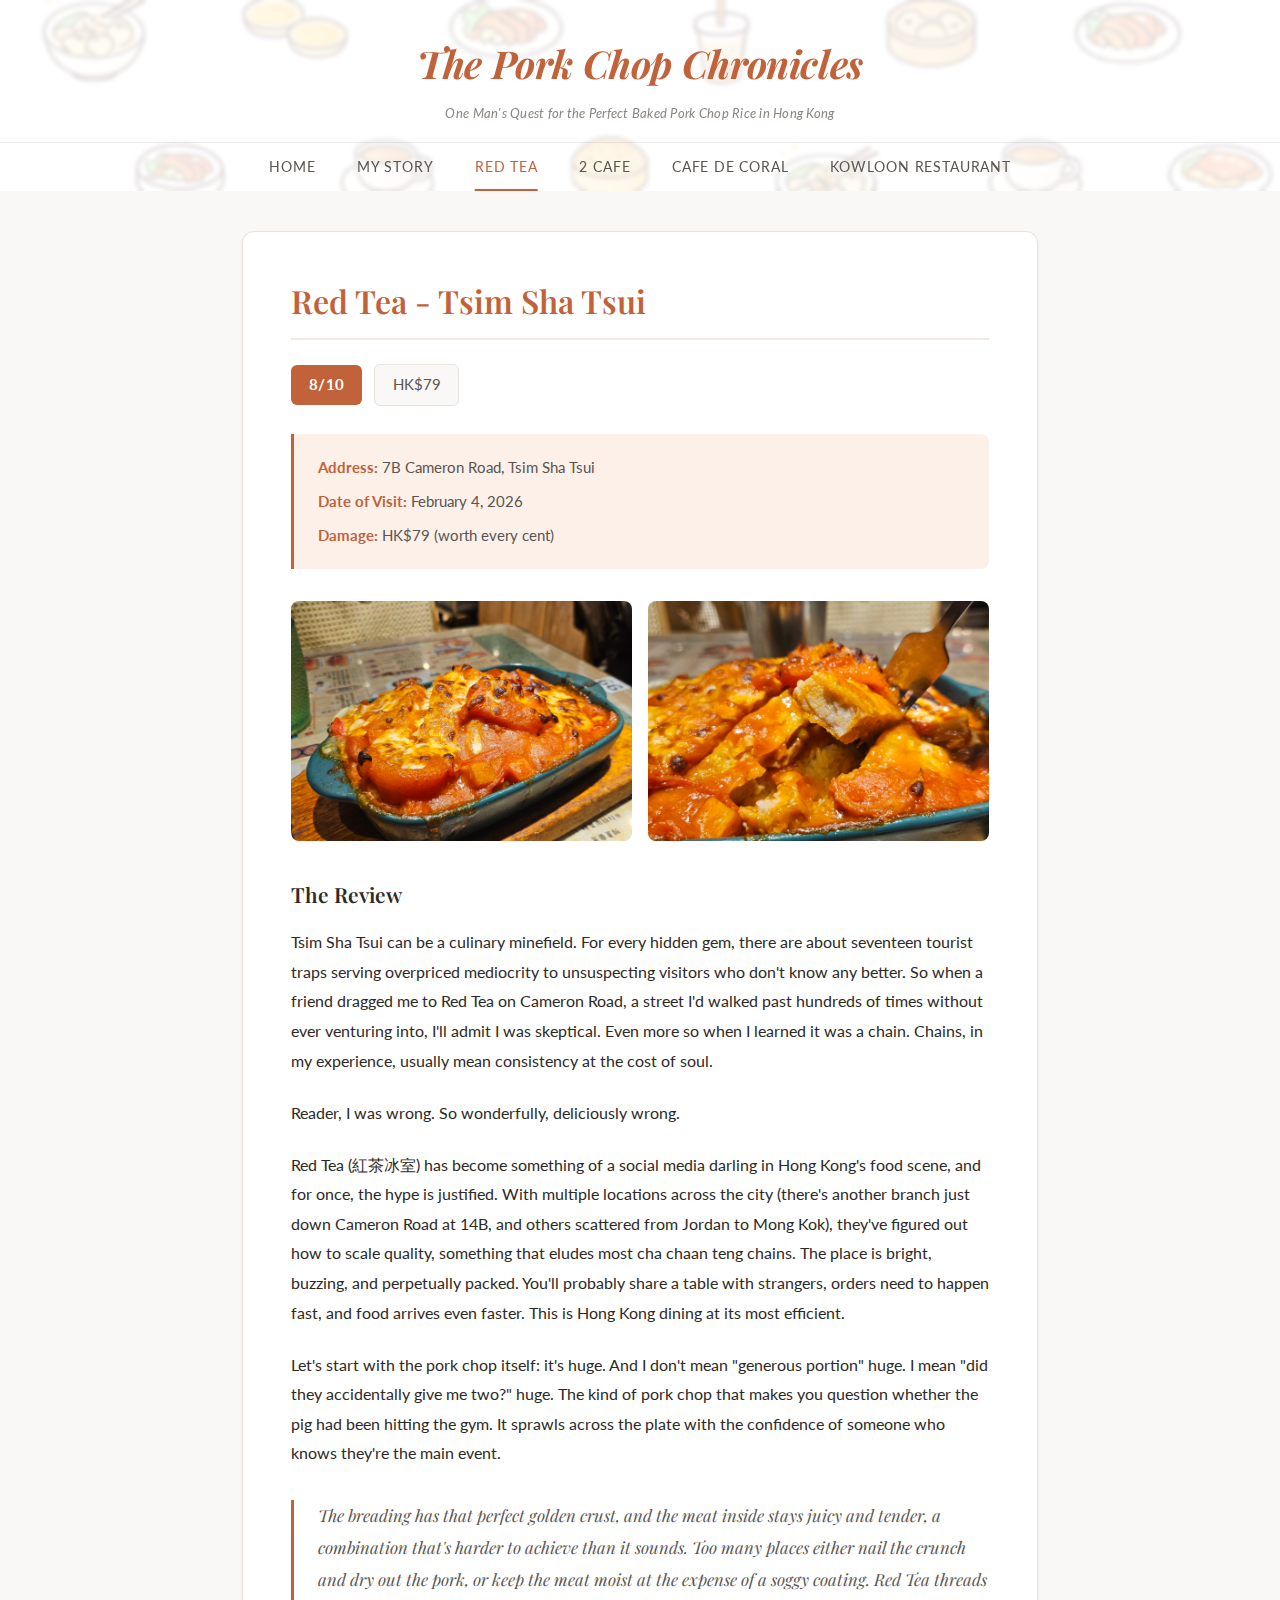
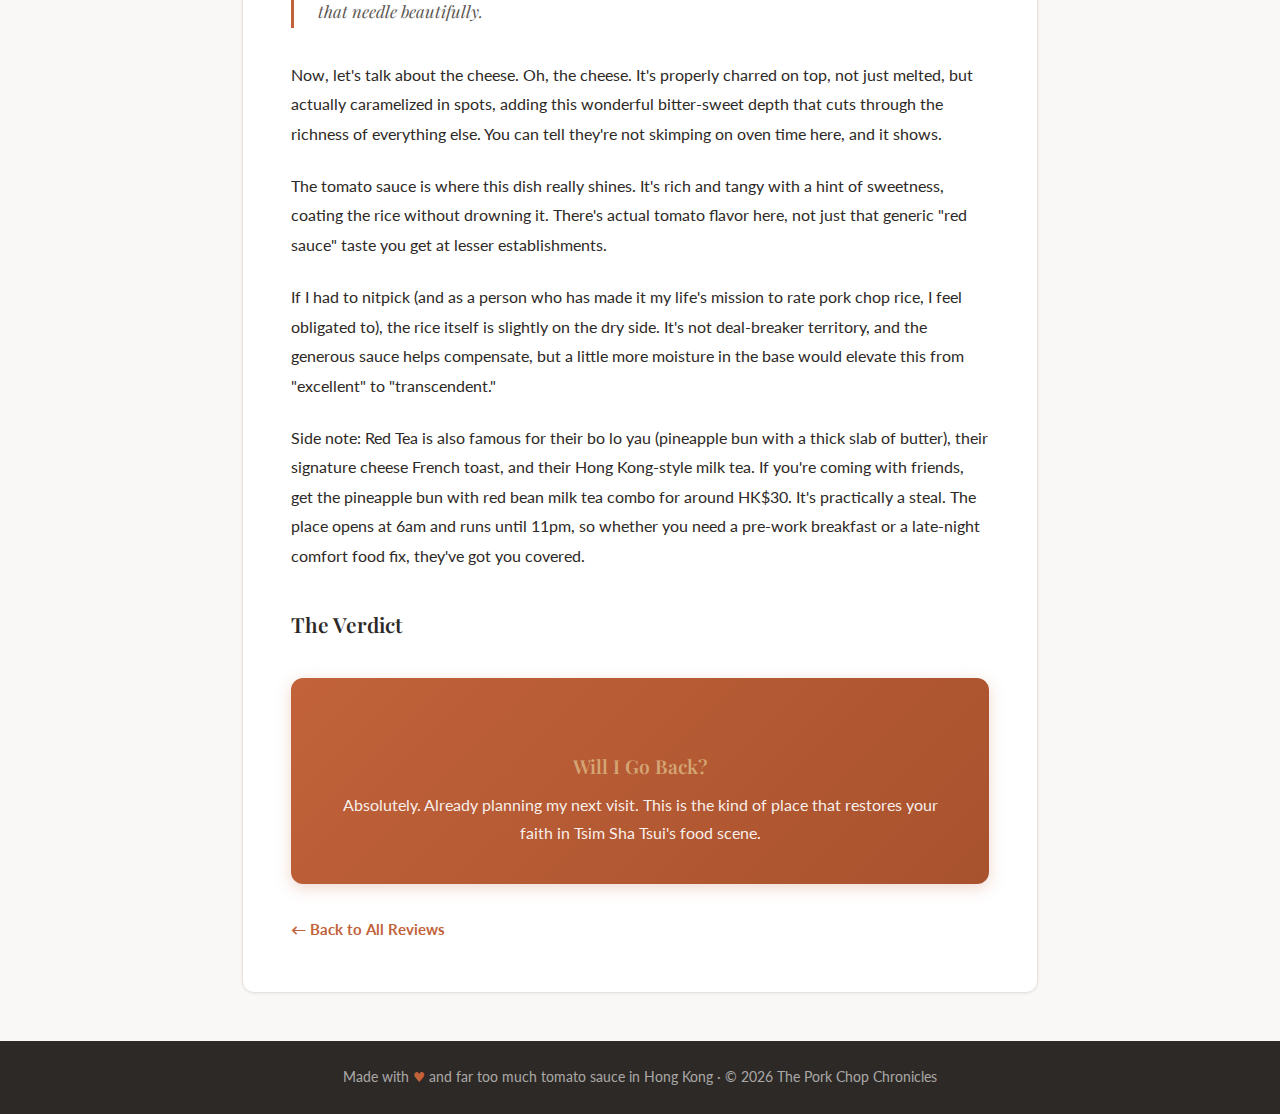
<file: red-tea.html>
<!DOCTYPE html>
<html lang="en">
<head>
    <meta charset="UTF-8">
    <meta name="viewport" content="width=device-width, initial-scale=1.0">
    <title>Red Tea Review | The Pork Chop Chronicles</title>
    <link rel="stylesheet" href="styles.css">
</head>
<body>
    <!-- Site Header -->
    <header class="site-header">
        <div class="header-overlay">
            <div class="header-top">
                <a href="index.html" class="site-logo">The Pork Chop Chronicles</a>
                <p class="site-tagline">One Man's Quest for the Perfect Baked Pork Chop Rice in Hong Kong</p>
            </div>
            <nav class="main-nav">
                <a href="index.html">Home</a>
                <a href="about.html">My Story</a>
                <a href="red-tea.html" class="active">Red Tea</a>
                <a href="2cafe.html">2 Cafe</a>
                <a href="cafe-de-coral.html">Cafe De Coral</a>
                <a href="kowloon-restaurant.html">Kowloon Restaurant</a>
            </nav>
        </div>
    </header>

    <div class="page-content">
        <article>
            <h2>Red Tea - Tsim Sha Tsui</h2>

            <div class="rating">
                <span class="score">8/10</span>
                <span class="price-tag">HK$79</span>
            </div>

            <div class="info-box">
                <p><strong>Address:</strong> 7B Cameron Road, Tsim Sha Tsui</p>
                <p><strong>Date of Visit:</strong> February 4, 2026</p>
                <p><strong>Damage:</strong> HK$79 (worth every cent)</p>
            </div>

            <div class="photo-gallery">
                <img src="images/redtea1.jpg" alt="Red Tea Baked Pork Chop Rice - overhead view">
                <img src="images/redtea2.jpg" alt="Red Tea Baked Pork Chop Rice - close up">
            </div>

            <h3>The Review</h3>

            <p>Tsim Sha Tsui can be a culinary minefield. For every hidden gem, there are about seventeen tourist traps serving overpriced mediocrity to unsuspecting visitors who don't know any better. So when a friend dragged me to Red Tea on Cameron Road, a street I'd walked past hundreds of times without ever venturing into, I'll admit I was skeptical. Even more so when I learned it was a chain. Chains, in my experience, usually mean consistency at the cost of soul.</p>

            <p>Reader, I was wrong. So wonderfully, deliciously wrong.</p>

            <p>Red Tea (紅茶冰室) has become something of a social media darling in Hong Kong's food scene, and for once, the hype is justified. With multiple locations across the city (there's another branch just down Cameron Road at 14B, and others scattered from Jordan to Mong Kok), they've figured out how to scale quality, something that eludes most cha chaan teng chains. The place is bright, buzzing, and perpetually packed. You'll probably share a table with strangers, orders need to happen fast, and food arrives even faster. This is Hong Kong dining at its most efficient.</p>

            <p>Let's start with the pork chop itself: it's huge. And I don't mean "generous portion" huge. I mean "did they accidentally give me two?" huge. The kind of pork chop that makes you question whether the pig had been hitting the gym. It sprawls across the plate with the confidence of someone who knows they're the main event.</p>

            <p class="intro-highlight">The breading has that perfect golden crust, and the meat inside stays juicy and tender, a combination that's harder to achieve than it sounds. Too many places either nail the crunch and dry out the pork, or keep the meat moist at the expense of a soggy coating. Red Tea threads that needle beautifully.</p>

            <p>Now, let's talk about the cheese. Oh, the cheese. It's properly charred on top, not just melted, but actually caramelized in spots, adding this wonderful bitter-sweet depth that cuts through the richness of everything else. You can tell they're not skimping on oven time here, and it shows.</p>

            <p>The tomato sauce is where this dish really shines. It's rich and tangy with a hint of sweetness, coating the rice without drowning it. There's actual tomato flavor here, not just that generic "red sauce" taste you get at lesser establishments.</p>

            <p>If I had to nitpick (and as a person who has made it my life's mission to rate pork chop rice, I feel obligated to), the rice itself is slightly on the dry side. It's not deal-breaker territory, and the generous sauce helps compensate, but a little more moisture in the base would elevate this from "excellent" to "transcendent."</p>

            <p>Side note: Red Tea is also famous for their bo lo yau (pineapple bun with a thick slab of butter), their signature cheese French toast, and their Hong Kong-style milk tea. If you're coming with friends, get the pineapple bun with red bean milk tea combo for around HK$30. It's practically a steal. The place opens at 6am and runs until 11pm, so whether you need a pre-work breakfast or a late-night comfort food fix, they've got you covered.</p>

            <h3>The Verdict</h3>

            <div class="verdict">
                <h3>Will I Go Back?</h3>
                <p>Absolutely. Already planning my next visit. This is the kind of place that restores your faith in Tsim Sha Tsui's food scene.</p>
            </div>

            <a href="index.html" class="back-link">&larr; Back to All Reviews</a>
        </article>
    </div>

    <footer>
        <p>Made with <span class="heart">&hearts;</span> and far too much tomato sauce in Hong Kong &middot; &copy; 2026 The Pork Chop Chronicles</p>
    </footer>
</body>
</html>
</file>
<file: styles.css>
/* The Pork Chop Chronicles - Modern Food Blog Redesign */
/* Warm, elegant, fun design inspired by modern food blogs */

@import url('https://fonts.googleapis.com/css2?family=Playfair+Display:ital,wght@0,400;0,600;0,700;1,400;1,600&family=Lato:wght@300;400;700&display=swap');

*,
*::before,
*::after {
    margin: 0;
    padding: 0;
    box-sizing: border-box;
}

:root {
    --primary: #c1623a;
    --primary-hover: #a8522d;
    --primary-light: #fdf0e9;
    --primary-pale: #f9e6dc;
    --accent: #d4a574;
    --text: #2d2926;
    --text-medium: #5a5550;
    --text-light: #8a8580;
    --bg: #faf8f6;
    --white: #ffffff;
    --border: #e8e2dc;
    --shadow-sm: 0 1px 3px rgba(0, 0, 0, 0.06);
    --shadow-md: 0 4px 16px rgba(0, 0, 0, 0.08);
    --shadow-lg: 0 8px 32px rgba(0, 0, 0, 0.10);
    --shadow-hover: 0 12px 40px rgba(0, 0, 0, 0.14);
    --radius: 12px;
    --radius-sm: 8px;
    --max-width: 1200px;
}

body {
    font-family: 'Lato', system-ui, -apple-system, 'Segoe UI', sans-serif;
    background-color: var(--bg);
    color: var(--text);
    line-height: 1.8;
    font-size: 16px;
    min-height: 100vh;
    display: flex;
    flex-direction: column;
}

h1, h2, h3, h4 {
    font-family: 'Playfair Display', Georgia, 'Times New Roman', serif;
    font-weight: 600;
    line-height: 1.3;
}

a {
    color: var(--primary);
    transition: color 0.3s ease;
}

a:hover {
    color: var(--primary-hover);
}

img {
    max-width: 100%;
    height: auto;
}

/* ===========================
   SITE HEADER / TOP NAV BAR
   =========================== */

.site-header {
    background: url('images/background.png') center / cover no-repeat;
    position: relative;
}

.header-overlay {
    background: rgba(255, 255, 255, 0.82);
    backdrop-filter: blur(2px);
    -webkit-backdrop-filter: blur(2px);
}

.header-top {
    text-align: center;
    padding: 1.8rem 2rem 1rem;
}

.site-logo {
    font-family: 'Playfair Display', Georgia, serif;
    font-style: italic;
    font-weight: 700;
    font-size: 2.4rem;
    color: var(--primary);
    text-decoration: none;
    display: inline-block;
    letter-spacing: -0.01em;
    transition: opacity 0.3s ease;
}

.site-logo:hover {
    opacity: 0.8;
    color: var(--primary);
}

.site-tagline {
    font-family: 'Lato', sans-serif;
    font-size: 0.82rem;
    color: var(--text-light);
    font-style: italic;
    margin-top: 0.25rem;
    letter-spacing: 0.02em;
}

.main-nav {
    display: flex;
    justify-content: center;
    flex-wrap: wrap;
    gap: 0;
    border-top: 1px solid rgba(0, 0, 0, 0.08);
    padding: 0 1rem;
}

.main-nav a {
    display: inline-block;
    padding: 0.75rem 1.3rem;
    color: var(--text-medium);
    text-decoration: none;
    font-size: 0.85rem;
    font-weight: 400;
    letter-spacing: 0.06em;
    text-transform: uppercase;
    transition: all 0.3s ease;
    position: relative;
}

.main-nav a::after {
    content: '';
    position: absolute;
    bottom: 0;
    left: 50%;
    transform: translateX(-50%);
    width: 0;
    height: 2px;
    background: var(--primary);
    transition: width 0.3s ease;
}

.main-nav a:hover,
.main-nav a.active {
    color: var(--primary);
}

.main-nav a:hover::after,
.main-nav a.active::after {
    width: 60%;
}

/* ===========================
   HERO SECTION (Homepage)
   =========================== */

.hero {
    text-align: center;
    padding: 3.5rem 2rem 2.5rem;
    max-width: 780px;
    margin: 0 auto;
}

.hero h1 {
    font-size: 2.1rem;
    color: var(--primary);
    font-weight: 400;
    font-style: italic;
    margin-bottom: 1.2rem;
    line-height: 1.4;
}

.hero p {
    font-size: 0.95rem;
    color: var(--text-medium);
    line-height: 1.85;
    max-width: 620px;
    margin: 0 auto;
}

/* ===========================
   HOMEPAGE LAYOUT
   =========================== */

.home-content {
    max-width: var(--max-width);
    margin: 0 auto;
    padding: 0 2rem 3.5rem;
    display: grid;
    grid-template-columns: 1fr 300px;
    gap: 3rem;
    align-items: start;
}

.reviews-section h2 {
    font-family: 'Playfair Display', Georgia, serif;
    font-size: 1.6rem;
    color: var(--text);
    text-align: center;
    margin-bottom: 2rem;
    font-weight: 400;
    position: relative;
}

.reviews-section h2::after {
    content: '';
    display: block;
    width: 60px;
    height: 2px;
    background: var(--primary);
    margin: 0.75rem auto 0;
}

/* ===========================
   REVIEW CARDS (Homepage Grid)
   =========================== */

.reviews-grid {
    display: grid;
    grid-template-columns: repeat(2, 1fr);
    gap: 1.5rem;
}

.review-card {
    background: var(--white);
    border-radius: var(--radius);
    overflow: hidden;
    box-shadow: var(--shadow-sm);
    border: 1px solid var(--border);
    transition: all 0.35s cubic-bezier(0.4, 0, 0.2, 1);
    text-decoration: none;
    color: inherit;
    display: block;
}

.review-card:hover {
    box-shadow: var(--shadow-hover);
    transform: translateY(-6px);
    color: inherit;
}

.review-card-img-wrapper {
    overflow: hidden;
}

.review-card-img {
    width: 100%;
    height: 220px;
    object-fit: cover;
    display: block;
    transition: transform 0.5s ease;
}

.review-card:hover .review-card-img {
    transform: scale(1.05);
}

.review-card-body {
    padding: 1.2rem 1.4rem 1.4rem;
}

.review-card-rating {
    display: inline-block;
    background: var(--primary);
    color: white;
    font-size: 0.72rem;
    font-weight: 700;
    padding: 0.15rem 0.6rem;
    border-radius: 4px;
    margin-bottom: 0.4rem;
    font-family: 'Lato', sans-serif;
    letter-spacing: 0.03em;
}

.review-card-body h3 {
    font-size: 1.05rem;
    color: var(--text);
    margin-bottom: 0.25rem;
    font-weight: 600;
    line-height: 1.35;
}

.review-card-meta {
    font-size: 0.78rem;
    color: var(--text-light);
    font-style: italic;
    margin-bottom: 0.6rem;
}

.review-card-excerpt {
    font-size: 0.85rem;
    color: var(--text-medium);
    line-height: 1.65;
    margin: 0;
}

/* ===========================
   AUTHOR SIDEBAR (Homepage)
   =========================== */

.author-sidebar {
    background: var(--white);
    border-radius: var(--radius);
    padding: 2rem 1.75rem;
    box-shadow: var(--shadow-sm);
    border: 1px solid var(--border);
    text-align: center;
    position: sticky;
    top: 2rem;
}

.author-sidebar img {
    width: 180px;
    height: 180px;
    border-radius: 50%;
    object-fit: cover;
    object-position: top;
    margin-bottom: 1.25rem;
    box-shadow: var(--shadow-md);
    border: 4px solid var(--primary-light);
}

.author-sidebar p {
    font-size: 0.88rem;
    color: var(--text-medium);
    line-height: 1.7;
    margin-bottom: 1.5rem;
    text-align: left;
}

.btn-primary {
    display: inline-block;
    background: var(--primary);
    color: var(--white);
    padding: 0.65rem 1.8rem;
    border-radius: 25px;
    text-decoration: none;
    font-size: 0.85rem;
    font-weight: 700;
    letter-spacing: 0.04em;
    transition: all 0.3s ease;
    border: none;
    cursor: pointer;
}

.btn-primary:hover {
    background: var(--primary-hover);
    color: var(--white);
    transform: translateY(-2px);
    box-shadow: 0 4px 14px rgba(193, 98, 58, 0.35);
}

/* ===========================
   PAGE CONTENT (Review & About pages)
   =========================== */

.page-content {
    max-width: 860px;
    margin: 0 auto;
    padding: 2.5rem 2rem 3rem;
    flex: 1;
}

/* ===========================
   ARTICLES
   =========================== */

article {
    background: var(--white);
    border-radius: var(--radius);
    padding: 3rem;
    box-shadow: var(--shadow-sm);
    border: 1px solid var(--border);
}

article h2 {
    color: var(--primary);
    font-size: 2rem;
    margin-bottom: 1.5rem;
    padding-bottom: 1rem;
    border-bottom: 2px solid var(--primary-pale);
}

article h3 {
    color: var(--text);
    font-size: 1.3rem;
    margin: 2.5rem 0 1.2rem;
}

article p {
    margin-bottom: 1.4rem;
    color: var(--text);
    line-height: 1.85;
}

/* ===========================
   RATING
   =========================== */

.rating {
    display: flex;
    align-items: center;
    gap: 0.75rem;
    margin: 1.25rem 0;
}

.rating .score {
    background: var(--primary);
    color: var(--white);
    padding: 0.4rem 1.1rem;
    border-radius: 6px;
    font-weight: 700;
    font-size: 0.95rem;
    letter-spacing: 0.03em;
    font-family: 'Lato', sans-serif;
}

.rating .price-tag {
    background: var(--bg);
    color: var(--text-medium);
    padding: 0.4rem 1.1rem;
    border-radius: 6px;
    font-size: 0.95rem;
    border: 1px solid var(--border);
    font-family: 'Lato', sans-serif;
}

/* ===========================
   INFO BOX
   =========================== */

.info-box {
    background: var(--primary-light);
    border-left: 3px solid var(--primary);
    padding: 1.25rem 1.5rem;
    margin: 1.75rem 0;
    border-radius: 0 var(--radius-sm) var(--radius-sm) 0;
}

.info-box p {
    margin-bottom: 0.4rem;
    font-size: 0.93rem;
    color: var(--text-medium);
}

.info-box p:last-child {
    margin-bottom: 0;
}

.info-box strong {
    color: var(--primary);
    font-weight: 700;
}

/* ===========================
   PHOTO GALLERY
   =========================== */

.photo-gallery {
    display: grid;
    grid-template-columns: repeat(auto-fit, minmax(280px, 1fr));
    gap: 1rem;
    margin: 2rem 0;
}

.photo-gallery img {
    width: 100%;
    height: 240px;
    object-fit: cover;
    border-radius: var(--radius-sm);
    transition: all 0.35s ease;
}

.photo-gallery img:hover {
    opacity: 0.92;
    transform: scale(1.01);
}

.single-photo {
    width: 100%;
    max-height: 450px;
    object-fit: cover;
    border-radius: var(--radius-sm);
    margin: 2rem 0;
}

/* ===========================
   AUTHOR PORTRAIT (About page)
   =========================== */

.author-portrait {
    float: right;
    width: 200px;
    height: auto;
    border-radius: var(--radius-sm);
    margin: 0 0 1.5rem 2rem;
    box-shadow: var(--shadow-md);
}

/* ===========================
   PULL QUOTE
   =========================== */

.intro-highlight {
    font-size: 1.05rem;
    color: var(--text-medium);
    font-style: italic;
    border-left: 3px solid var(--primary);
    padding-left: 1.5rem;
    margin: 2rem 0;
    line-height: 1.9;
    font-family: 'Playfair Display', Georgia, serif;
}

/* ===========================
   VERDICT
   =========================== */

.verdict {
    background: linear-gradient(135deg, var(--primary) 0%, var(--primary-hover) 100%);
    color: var(--white);
    padding: 2.25rem;
    border-radius: var(--radius);
    margin-top: 2.5rem;
    text-align: center;
    box-shadow: 0 4px 16px rgba(193, 98, 58, 0.25);
}

.verdict h3 {
    color: var(--accent);
    margin-bottom: 0.75rem;
    font-size: 1.2rem;
}

.verdict p {
    color: rgba(255, 255, 255, 0.92);
    margin-bottom: 0;
    line-height: 1.8;
}

/* ===========================
   BACK LINK
   =========================== */

.back-link {
    display: inline-block;
    margin-top: 2rem;
    color: var(--primary);
    text-decoration: none;
    font-size: 0.93rem;
    font-weight: 700;
    transition: all 0.25s ease;
}

.back-link:hover {
    color: var(--primary-hover);
}

/* ===========================
   FOOTER
   =========================== */

footer {
    background: var(--text);
    color: rgba(255, 255, 255, 0.6);
    text-align: center;
    padding: 1.5rem 2rem;
    margin-top: auto;
}

footer p {
    font-size: 0.85rem;
    margin-bottom: 0;
}

footer .heart {
    color: var(--primary);
}

/* ===========================
   RESPONSIVE
   =========================== */

@media (max-width: 1024px) {
    .home-content {
        grid-template-columns: 1fr;
        gap: 2.5rem;
    }

    .author-sidebar {
        position: static;
        max-width: 420px;
        margin: 0 auto;
    }

    .reviews-grid {
        grid-template-columns: repeat(2, 1fr);
    }
}

@media (max-width: 768px) {
    .header-top {
        padding: 1.2rem 1.5rem 0.75rem;
    }

    .site-logo {
        font-size: 1.8rem;
    }

    .site-tagline {
        font-size: 0.75rem;
    }

    .main-nav a {
        padding: 0.55rem 0.85rem;
        font-size: 0.76rem;
    }

    .hero {
        padding: 2.5rem 1.5rem 1.5rem;
    }

    .hero h1 {
        font-size: 1.6rem;
    }

    .home-content {
        padding: 0 1.5rem 2.5rem;
    }

    .reviews-grid {
        grid-template-columns: 1fr;
    }

    .review-card:hover {
        transform: none;
    }

    .review-card-img {
        height: 200px;
    }

    .page-content {
        padding: 1.5rem 1.25rem 2rem;
    }

    article {
        padding: 2rem 1.5rem;
    }

    article h2 {
        font-size: 1.6rem;
    }

    .author-portrait {
        float: none;
        display: block;
        width: 160px;
        margin: 0 auto 1.5rem;
    }

    .photo-gallery {
        grid-template-columns: 1fr;
    }
}

@media (max-width: 480px) {
    body {
        font-size: 15px;
    }

    .site-logo {
        font-size: 1.45rem;
    }

    .main-nav {
        flex-wrap: wrap;
        justify-content: center;
    }

    .main-nav a {
        padding: 0.4rem 0.55rem;
        font-size: 0.7rem;
        letter-spacing: 0.04em;
    }

    .hero {
        padding: 2rem 1rem 1.25rem;
    }

    .hero h1 {
        font-size: 1.35rem;
    }

    .home-content {
        padding: 0 1rem 2rem;
    }

    article {
        padding: 1.5rem 1.25rem;
    }

    .rating {
        flex-direction: column;
        align-items: flex-start;
        gap: 0.5rem;
    }

    .verdict {
        padding: 1.75rem 1.25rem;
    }

    .author-sidebar img {
        width: 140px;
        height: 140px;
    }
}
</file>
